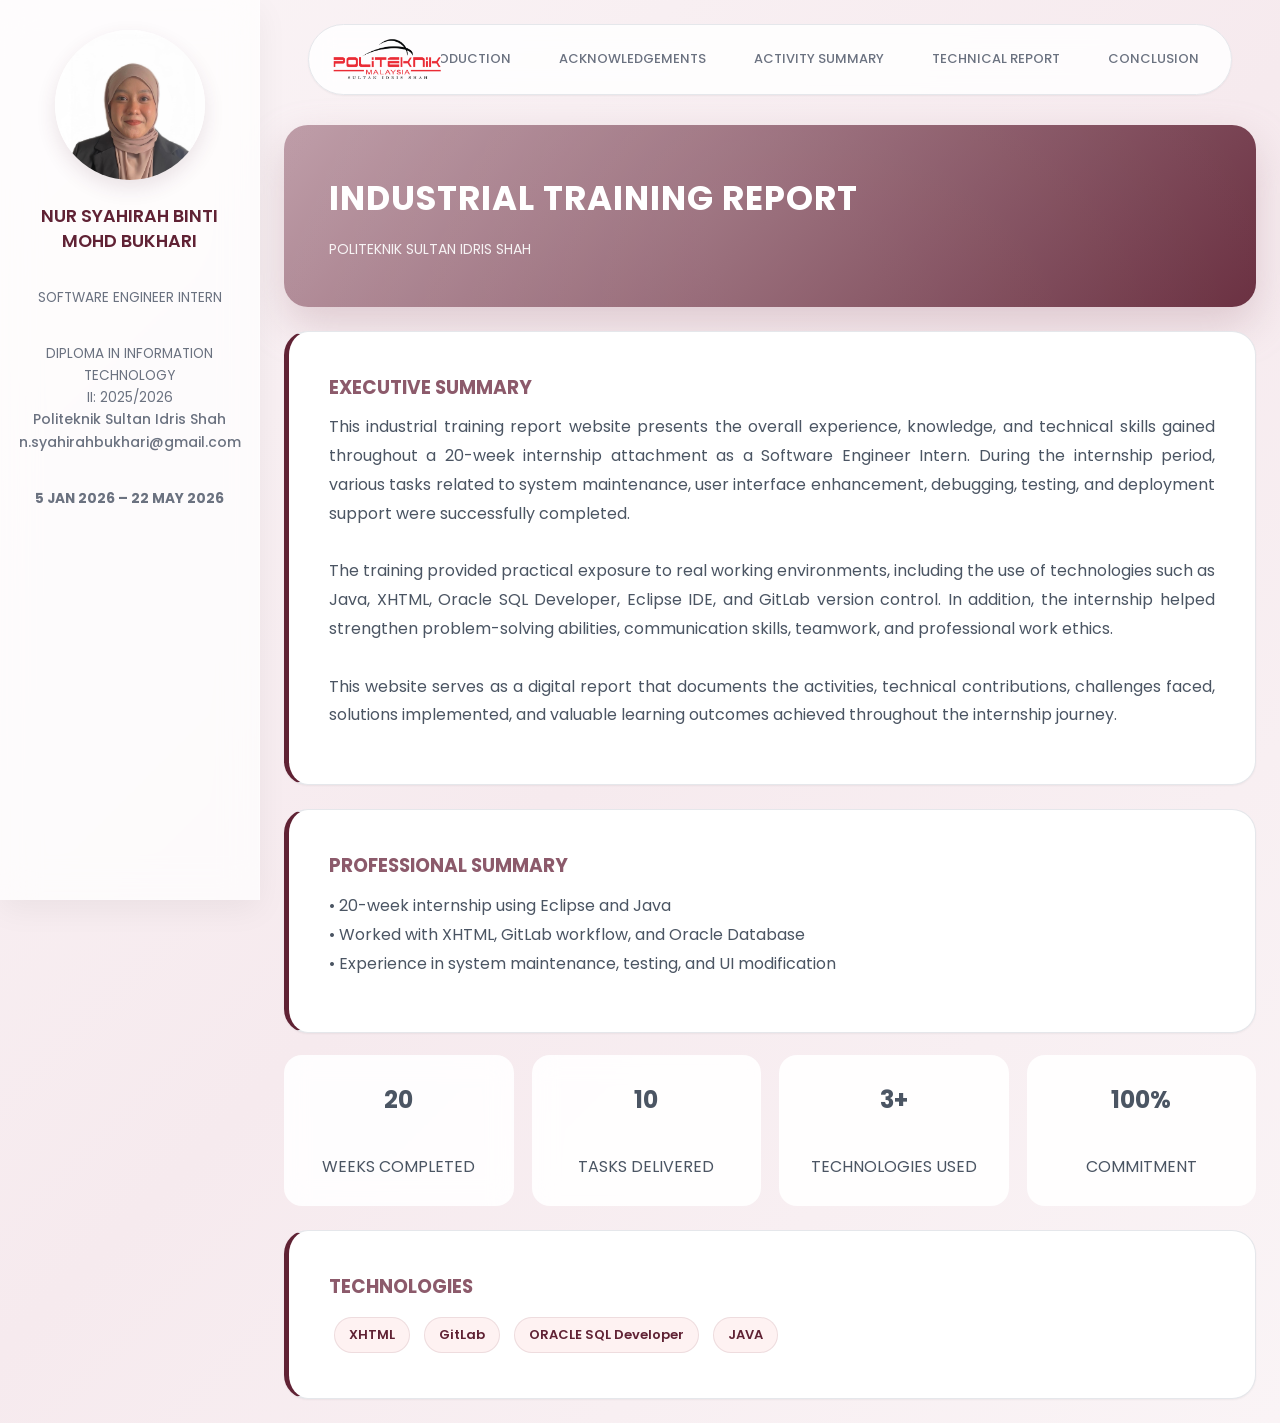
<file: index.html>
<!DOCTYPE html>
<html lang="en">

<head>
  <meta charset="UTF-8">
  <title>Home</title>
  <link rel="stylesheet" href="style.css">
  <link href="https://fonts.googleapis.com/css2?family=Poppins:wght@300;400;600&display=swap" rel="stylesheet">
</head>

<body>

  <!-- SIDEBAR -->
  <div class="sidebar">
    <img src="me.jpeg" alt="Profile Image">
    <h2>NUR SYAHIRAH BINTI MOHD BUKHARI</h2>
    <p>SOFTWARE ENGINEER INTERN</p>

    <p>
      DIPLOMA IN INFORMATION TECHNOLOGY<br>
      II: 2025/2026<br>
      <a href="https://www.psis.edu.my" target="_blank">Politeknik Sultan Idris Shah</a>
      <a href="mailto:n.syahirahbukhari@gmail.com">n.syahirahbukhari@gmail.com</a>
    </p>

    <p><b>5 JAN 2026 – 22 MAY 2026</b></p>
  </div>

  <!-- MAIN -->
  <div class="main-home">

    <!-- HEADER -->
    <header class="header-home">
      <div class="logo">
        <img src="logopoli.png">
      </div>

      <nav class="navbar">
        <a class="active" href="index.html">HOME</a>
        <a href="introduction.html">INTRODUCTION</a>
        <a href="acknowledgement.html">ACKNOWLEDGEMENTS</a>
        <a href="activity.html">ACTIVITY SUMMARY</a>
        <a href="technical.html">TECHNICAL REPORT</a>
        <a href="conclusion.html">CONCLUSION</a>
        <a href="references.html">REFERENCES</a>
      </nav>

      <div class="right-space"></div>
    </header>

    <!-- CONTENT -->
    <div class="section">

      <div class="hero">
        <h1>INDUSTRIAL TRAINING REPORT</h1>
        <p>POLITEKNIK SULTAN IDRIS SHAH</p>
      </div>

      <div class="card">
        <h3>EXECUTIVE SUMMARY</h3>
        <p>
          This industrial training report website presents the overall experience,
          knowledge, and technical skills gained throughout a 20-week internship
          attachment as a Software Engineer Intern. During the internship period,
          various tasks related to system maintenance, user interface enhancement,
          debugging, testing, and deployment support were successfully completed.
          <br><br>

          The training provided practical exposure to real working environments,
          including the use of technologies such as Java, XHTML, Oracle SQL Developer,
          Eclipse IDE, and GitLab version control. In addition, the internship helped
          strengthen problem-solving abilities, communication skills, teamwork, and
          professional work ethics.
          <br><br>

          This website serves as a digital report that documents the activities,
          technical contributions, challenges faced, solutions implemented, and
          valuable learning outcomes achieved throughout the internship journey.
        </p>
      </div>

      <div class="card">
        <h3>PROFESSIONAL SUMMARY</h3>
        <p>
          • 20-week internship using Eclipse and Java <br>
          • Worked with XHTML, GitLab workflow, and Oracle Database <br>
          • Experience in system maintenance, testing, and UI modification
        </p>
      </div>

      <div class="stats">
        <div class="stat-box"><b>20</b><br>WEEKS COMPLETED</div>
        <div class="stat-box"><b>10</b><br>TASKS DELIVERED</div>
        <div class="stat-box"><b>3+</b><br>TECHNOLOGIES USED</div>
        <div class="stat-box"><b>100%</b><br>COMMITMENT</div>
      </div>

      <div class="card">
        <h3>TECHNOLOGIES</h3>
        <span class="badge">XHTML</span>
        <span class="badge">GitLab</span>
        <span class="badge">ORACLE SQL Developer</span>
        <span class="badge">JAVA</span>
      </div>

    </div>
  </div>

</body>

</html>
</file>
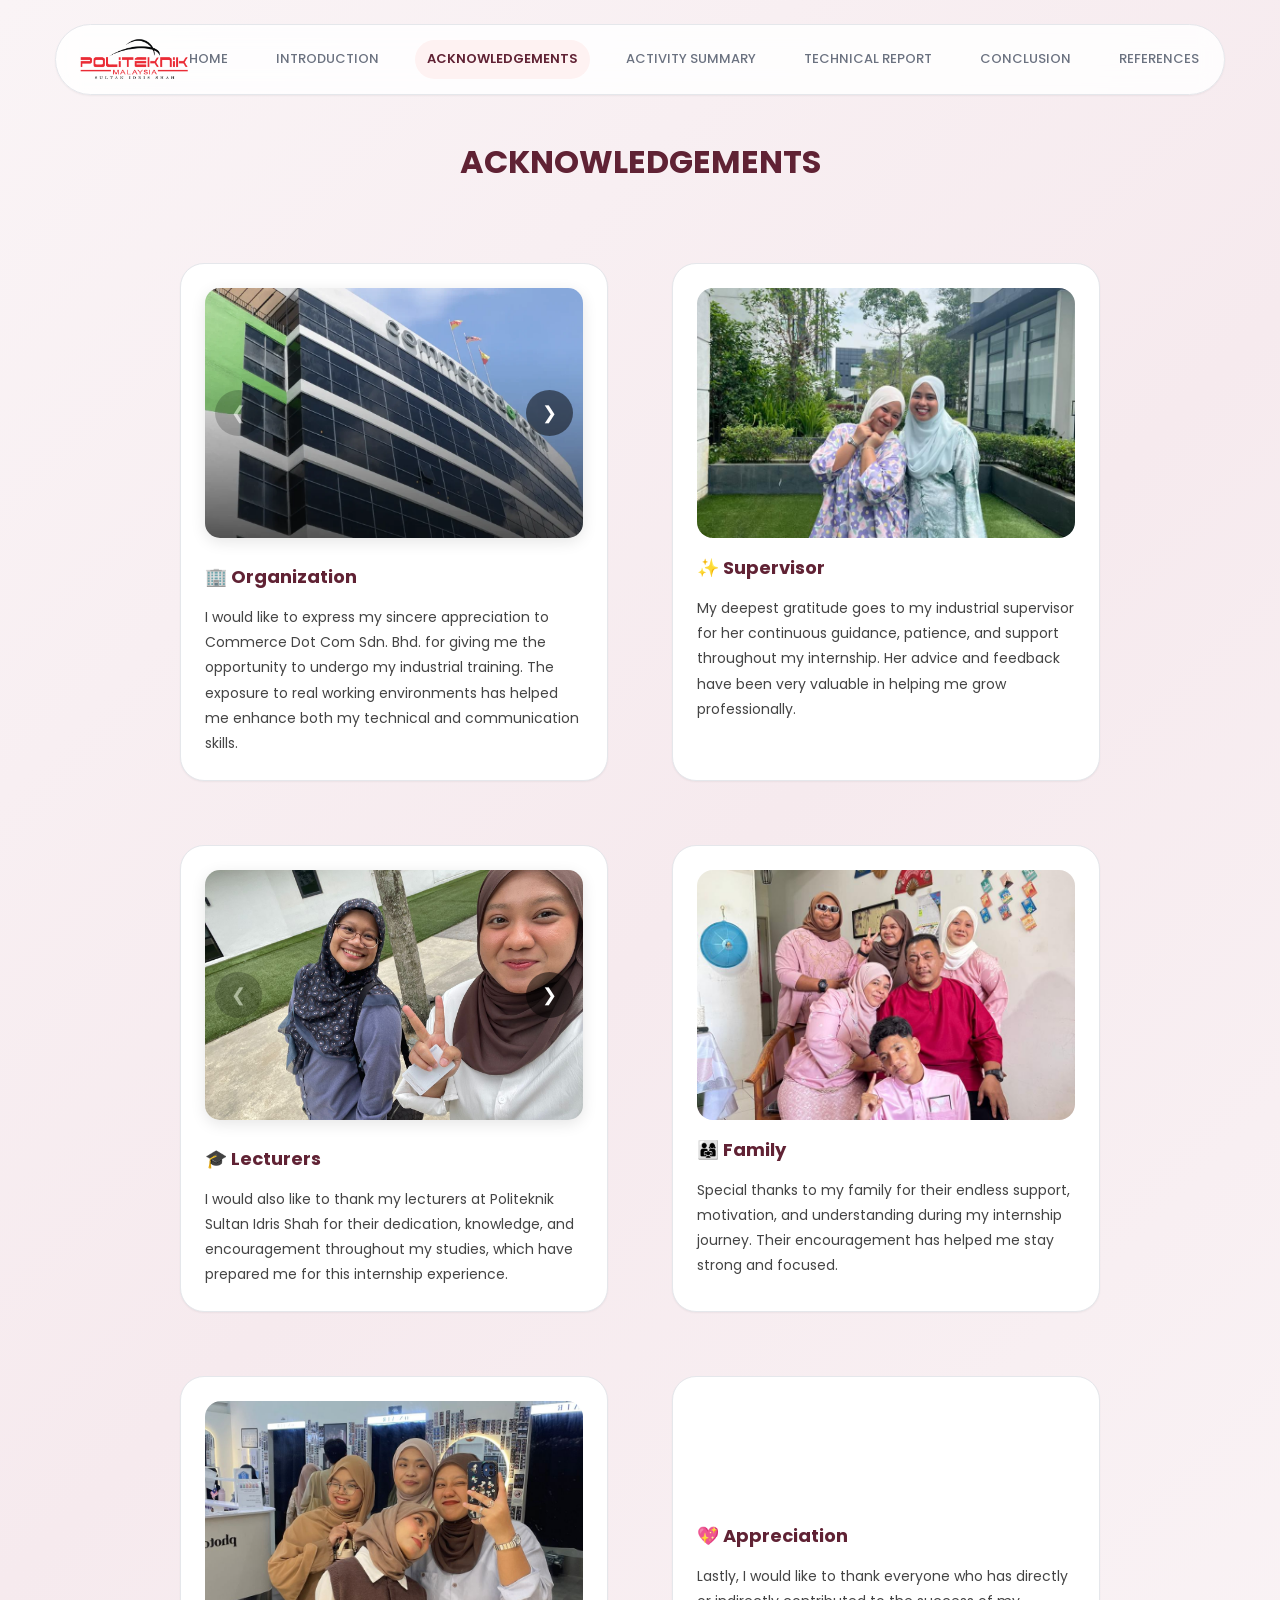
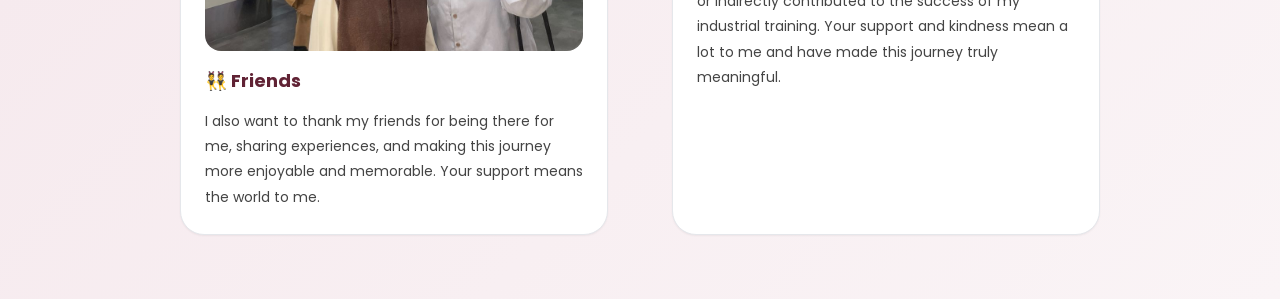
<file: acknowledgement.html>
<!DOCTYPE html>
<html lang="en">

<head>
  <meta charset="UTF-8">
  <title>Acknowledgements</title>

  <link rel="stylesheet" href="style.css">
  <link href="https://fonts.googleapis.com/css2?family=Poppins:wght@300;400;600&display=swap" rel="stylesheet">
</head>

<body>

  <!-- MAIN -->
  <div class="main no-sidebar">

    <!-- HEADER -->
    <header class="header">

      <div class="logo">
        <img src="logopoli.png" alt="Poli Logo">
      </div>

      <nav class="navbar">
        <a href="index.html">HOME</a>
        <a href="introduction.html">INTRODUCTION</a>
        <a class="active">ACKNOWLEDGEMENTS</a>
        <a href="activity.html">ACTIVITY SUMMARY</a>
        <a href="technical.html">TECHNICAL REPORT</a>
        <a href="conclusion.html">CONCLUSION</a>
        <a href="references.html">REFERENCES</a>
      </nav>

      <div class="right-space"></div>
    </header>

    <h1 class="page-title">ACKNOWLEDGEMENTS</h1>

    <main class="content-area container">
      <div class="ack-grid">

        <!-- CARD 1 -->
        <div class="ack-card">
          <div class="slider">
            <img src="cdc.jpg" alt="Organization" class="ack-img slide active" onclick="openModal(this)">
            <!-- TODO: Replace cdc2.jpg and cdc3.jpg with your actual image filenames -->
            <img src="org.jpeg" alt="Organization" class="ack-img slide" onclick="openModal(this)"
              onerror="this.src='https://via.placeholder.com/600x400?text=Org+Image+2'">
            <img src="org2.jpeg" alt="Organization" class="ack-img slide" onclick="openModal(this)"
              onerror="this.src='https://via.placeholder.com/600x400?text=Org+Image+3'">
            <button class="prev">❮</button>
            <button class="next">❯</button>
          </div>
          <h3>🏢 Organization</h3>
          <p>
            I would like to express my sincere appreciation to Commerce Dot Com Sdn. Bhd.
            for giving me the opportunity to undergo my industrial training. The exposure
            to real working environments has helped me enhance both my technical and
            communication skills.
          </p>
        </div>


        <!-- CARD 2 -->
        <div class="ack-card">
          <img src="sv.jpeg" alt="Supervisor" class="ack-img" onclick="openModal(this)">
          <h3>✨ Supervisor</h3>
          <p>
            My deepest gratitude goes to my industrial supervisor for her continuous
            guidance, patience, and support throughout my internship. Her advice and
            feedback have been very valuable in helping me grow professionally.
          </p>
        </div>

        <!-- CARD 3 -->
        <div class="ack-card">
          <div class="slider">
            <img src="lect2.jpeg" alt="Lecturers" class="ack-img slide active" onclick="openModal(this)">
            <img src="lect.jpeg" alt="Lecturers" class="ack-img slide" onclick="openModal(this)">
            <button class="prev">❮</button>
            <button class="next">❯</button>
          </div>
          <h3>🎓 Lecturers</h3>
          <p>
            I would also like to thank my lecturers at Politeknik Sultan Idris Shah for
            their dedication, knowledge, and encouragement throughout my studies, which
            have prepared me for this internship experience.
          </p>
        </div>

        <!-- CARD 4 -->
        <div class="ack-card">
          <img src="fam.jpeg" alt="Family" class="ack-img" onclick="openModal(this)">
          <h3>👨‍👩‍👧 Family</h3>
          <p>
            Special thanks to my family for their endless support, motivation,
            and understanding during my internship journey. Their encouragement has helped
            me stay strong and focused.
          </p>
        </div>

        <!-- CARD 5 -->
        <div class="ack-card">
          <!-- TODO: Insert your friends image below (replace friends.jpeg) -->
          <img src="fwends.jpeg" alt="Friends" class="ack-img" onclick="openModal(this)">
          <h3>👯 Friends</h3>
          <p>
            I also want to thank my friends for being there for me, sharing experiences,
            and making this journey more enjoyable and memorable. Your support means the world to me.
          </p>
        </div>

        <!-- CARD 6 -->
        <div class="ack-card center-content">
          <h3>💖 Appreciation</h3>
          <p>
            Lastly, I would like to thank everyone who has directly or indirectly contributed
            to the success of my industrial training. Your support and kindness mean a lot
            to me and have made this journey truly meaningful.
          </p>
        </div>

      </div>

    </main>
  </div>

  <!-- IMAGE MODAL -->
  <div id="imgModal" class="modal">
    <span class="close">&times;</span>
    <button class="modal-prev">❮</button>
    <img class="modal-content" id="modalImg">
    <button class="modal-next">❯</button>
  </div>

  <script>
    let modalImages = [];
    let currentIndex = 0;

    function openModal(img) {
      const card = img.closest(".ack-card");
      if (card) {
        modalImages = Array.from(card.querySelectorAll(".ack-img"));
        currentIndex = modalImages.indexOf(img);

        document.getElementById("imgModal").style.display = "flex";
        document.getElementById("modalImg").src = modalImages[currentIndex].src;

        // Show/hide prev/next buttons based on number of images
        const prevBtn = document.querySelector(".modal-prev");
        const nextBtn = document.querySelector(".modal-next");

        prevBtn.style.display = modalImages.length > 1 ? "block" : "none";
        nextBtn.style.display = modalImages.length > 1 ? "block" : "none";

        updateButtonStates();
      }
    }

    function updateButtonStates() {
      const prevBtn = document.querySelector(".modal-prev");
      const nextBtn = document.querySelector(".modal-next");

      if (modalImages.length > 1) {
        prevBtn.style.opacity = currentIndex === 0 ? "0.3" : "1";
        prevBtn.style.cursor = currentIndex === 0 ? "default" : "pointer";

        nextBtn.style.opacity = currentIndex === modalImages.length - 1 ? "0.3" : "1";
        nextBtn.style.cursor = currentIndex === modalImages.length - 1 ? "default" : "pointer";
      }
    }

    function showModalImage(index) {
      if (index >= 0 && index < modalImages.length) {
        currentIndex = index;
        document.getElementById("modalImg").src = modalImages[currentIndex].src;
        updateButtonStates();
      }
    }

    document.querySelector(".modal-prev").addEventListener("click", () => {
      showModalImage(currentIndex - 1);
    });

    document.querySelector(".modal-next").addEventListener("click", () => {
      showModalImage(currentIndex + 1);
    });

    document.querySelector(".close").addEventListener("click", () => {
      document.getElementById("imgModal").style.display = "none";
    });

    document.addEventListener("keydown", (e) => {
      if (document.getElementById("imgModal").style.display === "flex") {
        if (e.key === "ArrowRight") showModalImage(currentIndex + 1);
        if (e.key === "ArrowLeft") showModalImage(currentIndex - 1);
        if (e.key === "Escape") document.getElementById("imgModal").style.display = "none";
      }
    });

    /* ================= IMAGE SLIDER ================= */
    document.querySelectorAll(".slider").forEach(slider => {
      let slides = slider.querySelectorAll(".slide");
      let current = 0;

      const prevBtn = slider.querySelector(".prev");
      const nextBtn = slider.querySelector(".next");

      function show(index) {
        slides.forEach(s => s.classList.remove("active"));
        slides[index].classList.add("active");

        if (prevBtn) prevBtn.disabled = index === 0;
        if (nextBtn) nextBtn.disabled = index === slides.length - 1;

        current = index;
      }

      function change(step) {
        let newIndex = current + step;
        if (newIndex >= 0 && newIndex < slides.length) {
          show(newIndex);
        }
      }

      if (prevBtn) prevBtn.addEventListener("click", () => change(-1));
      if (nextBtn) nextBtn.addEventListener("click", () => change(1));

      if (slides.length > 0) show(0);
    });
  </script>
</body>

</html>
</file>
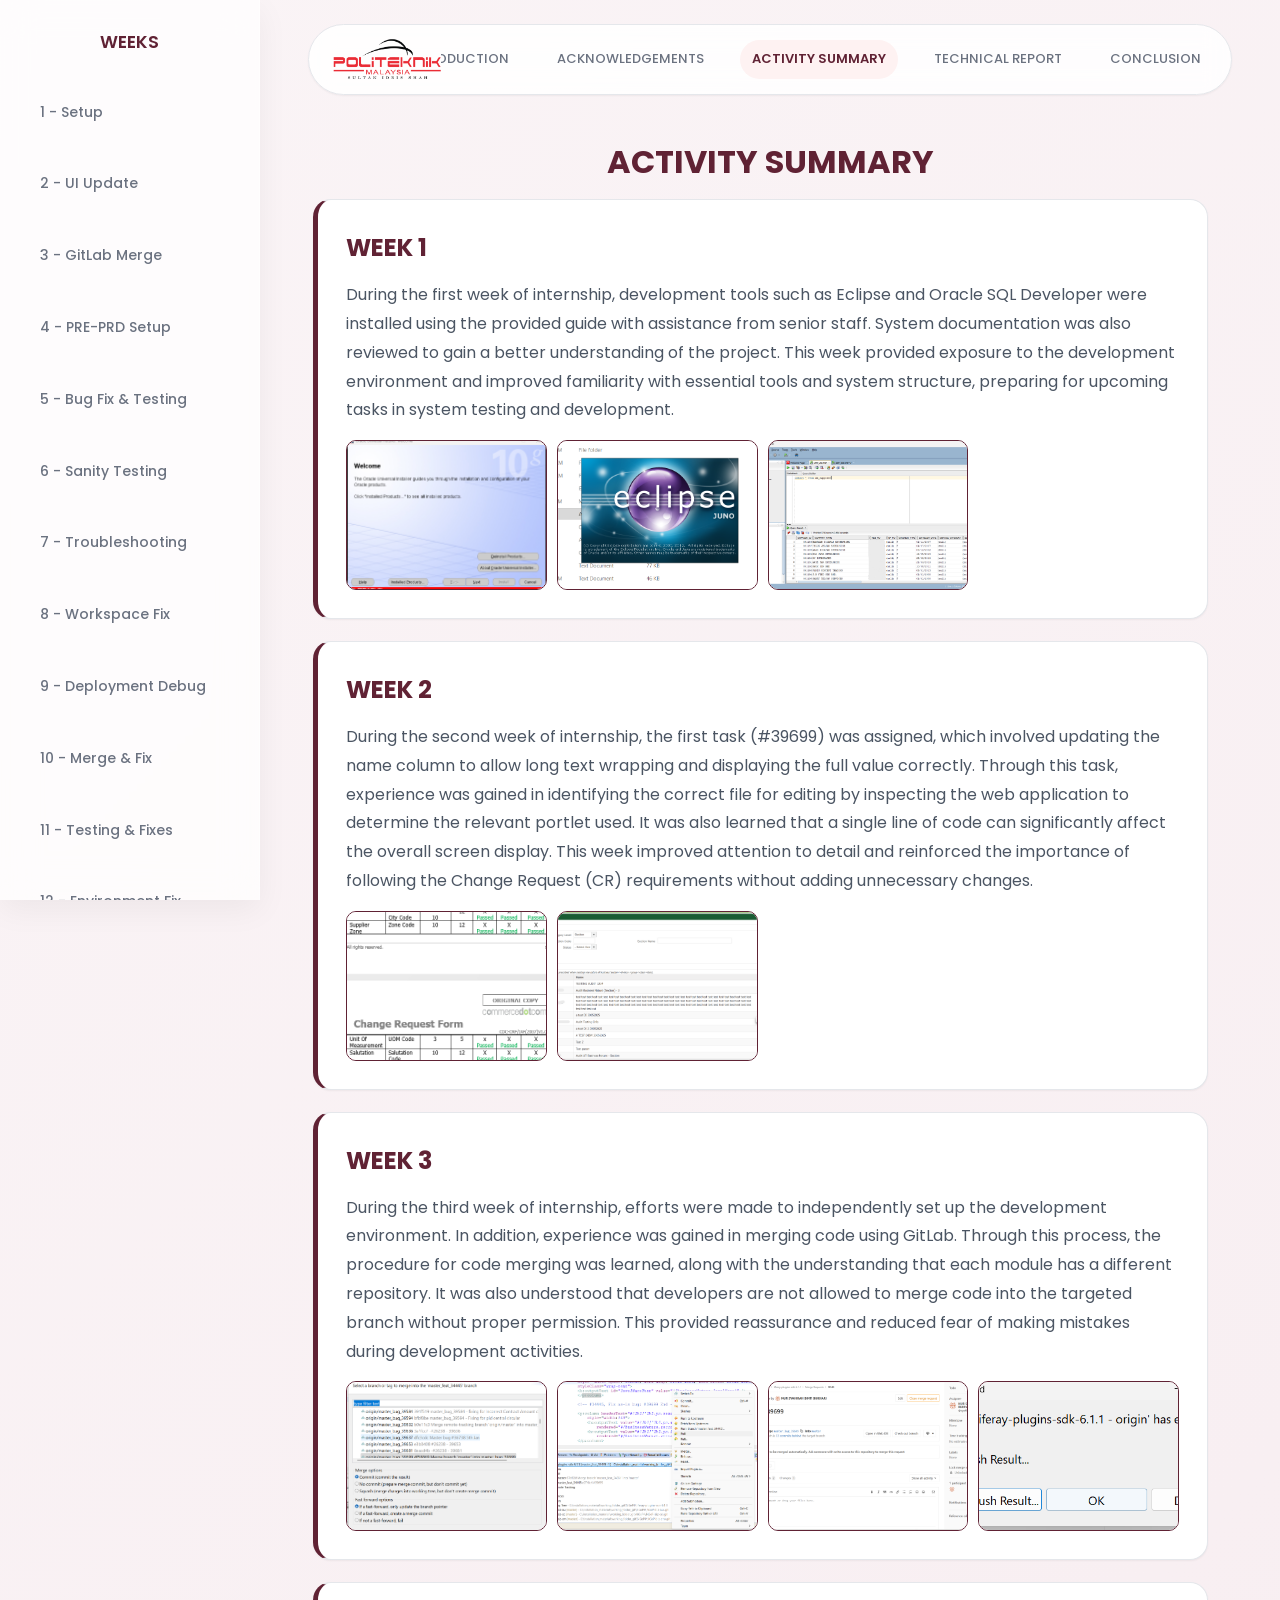
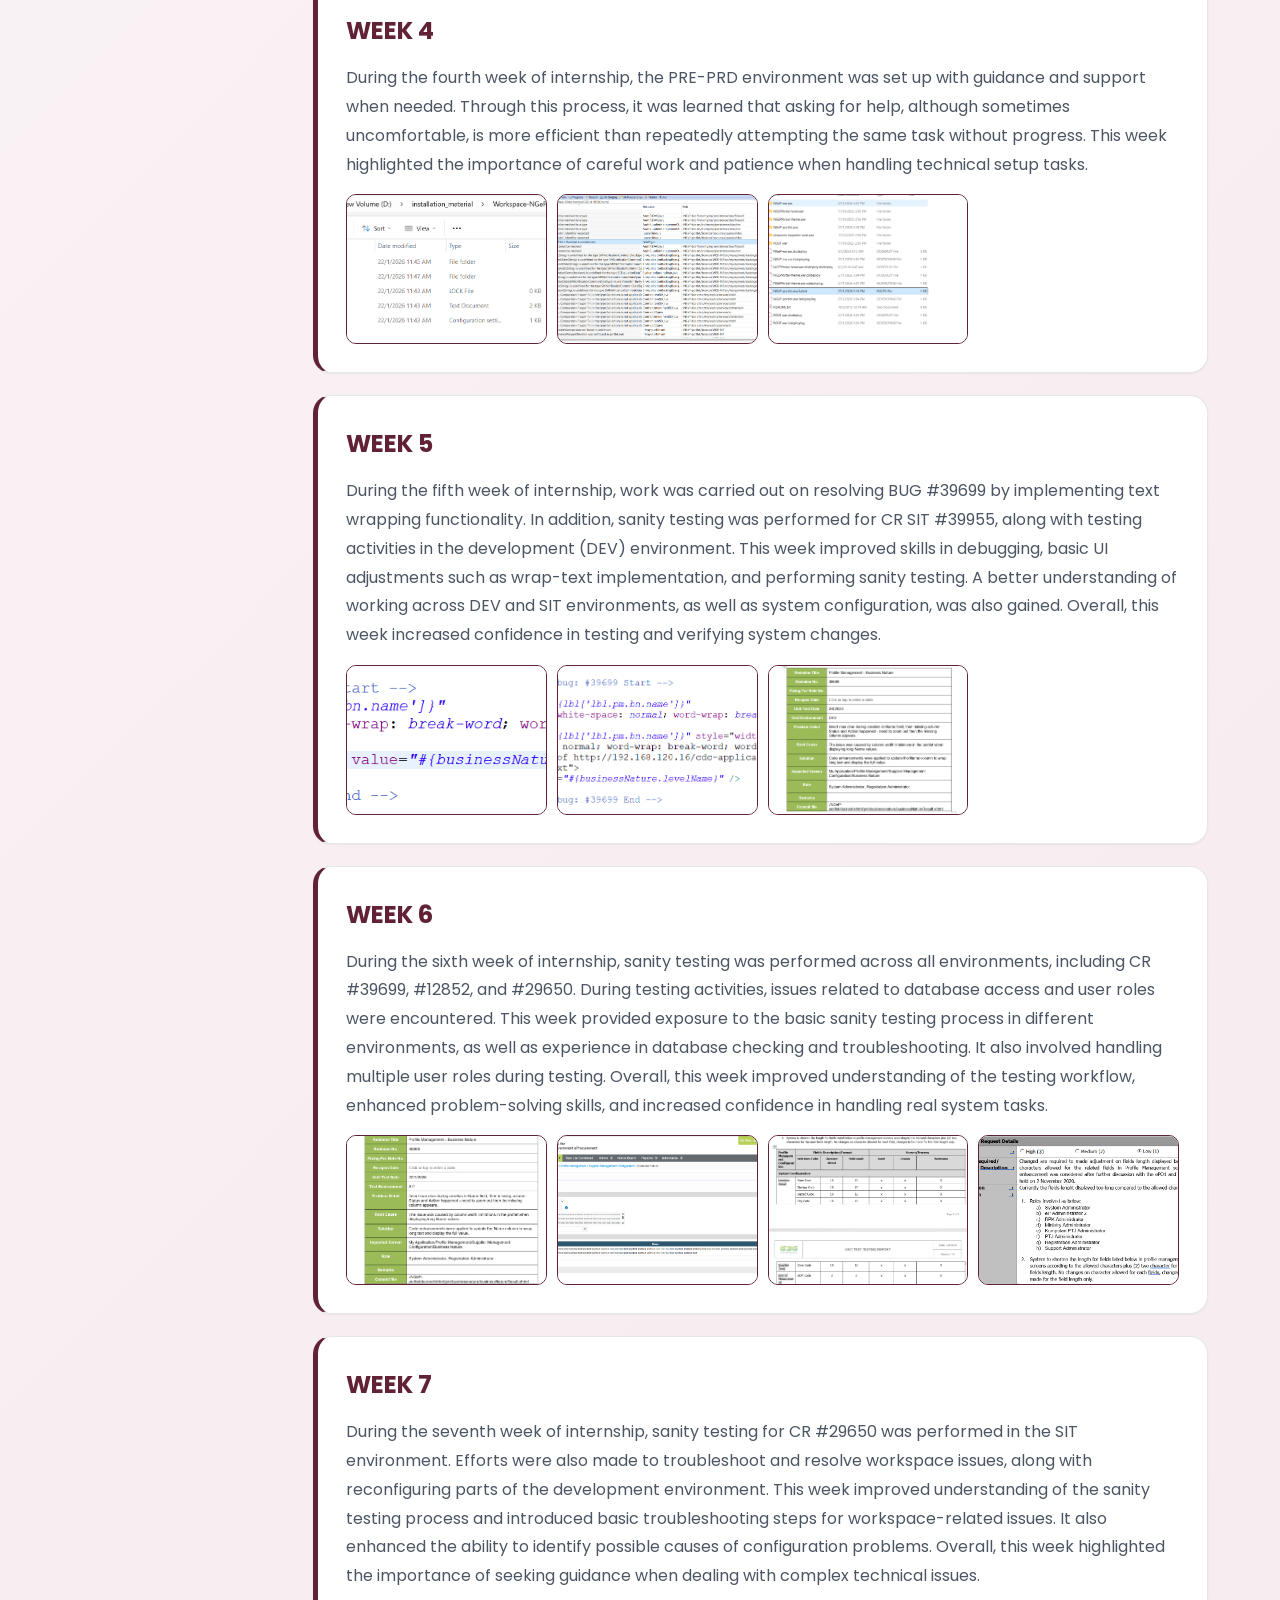
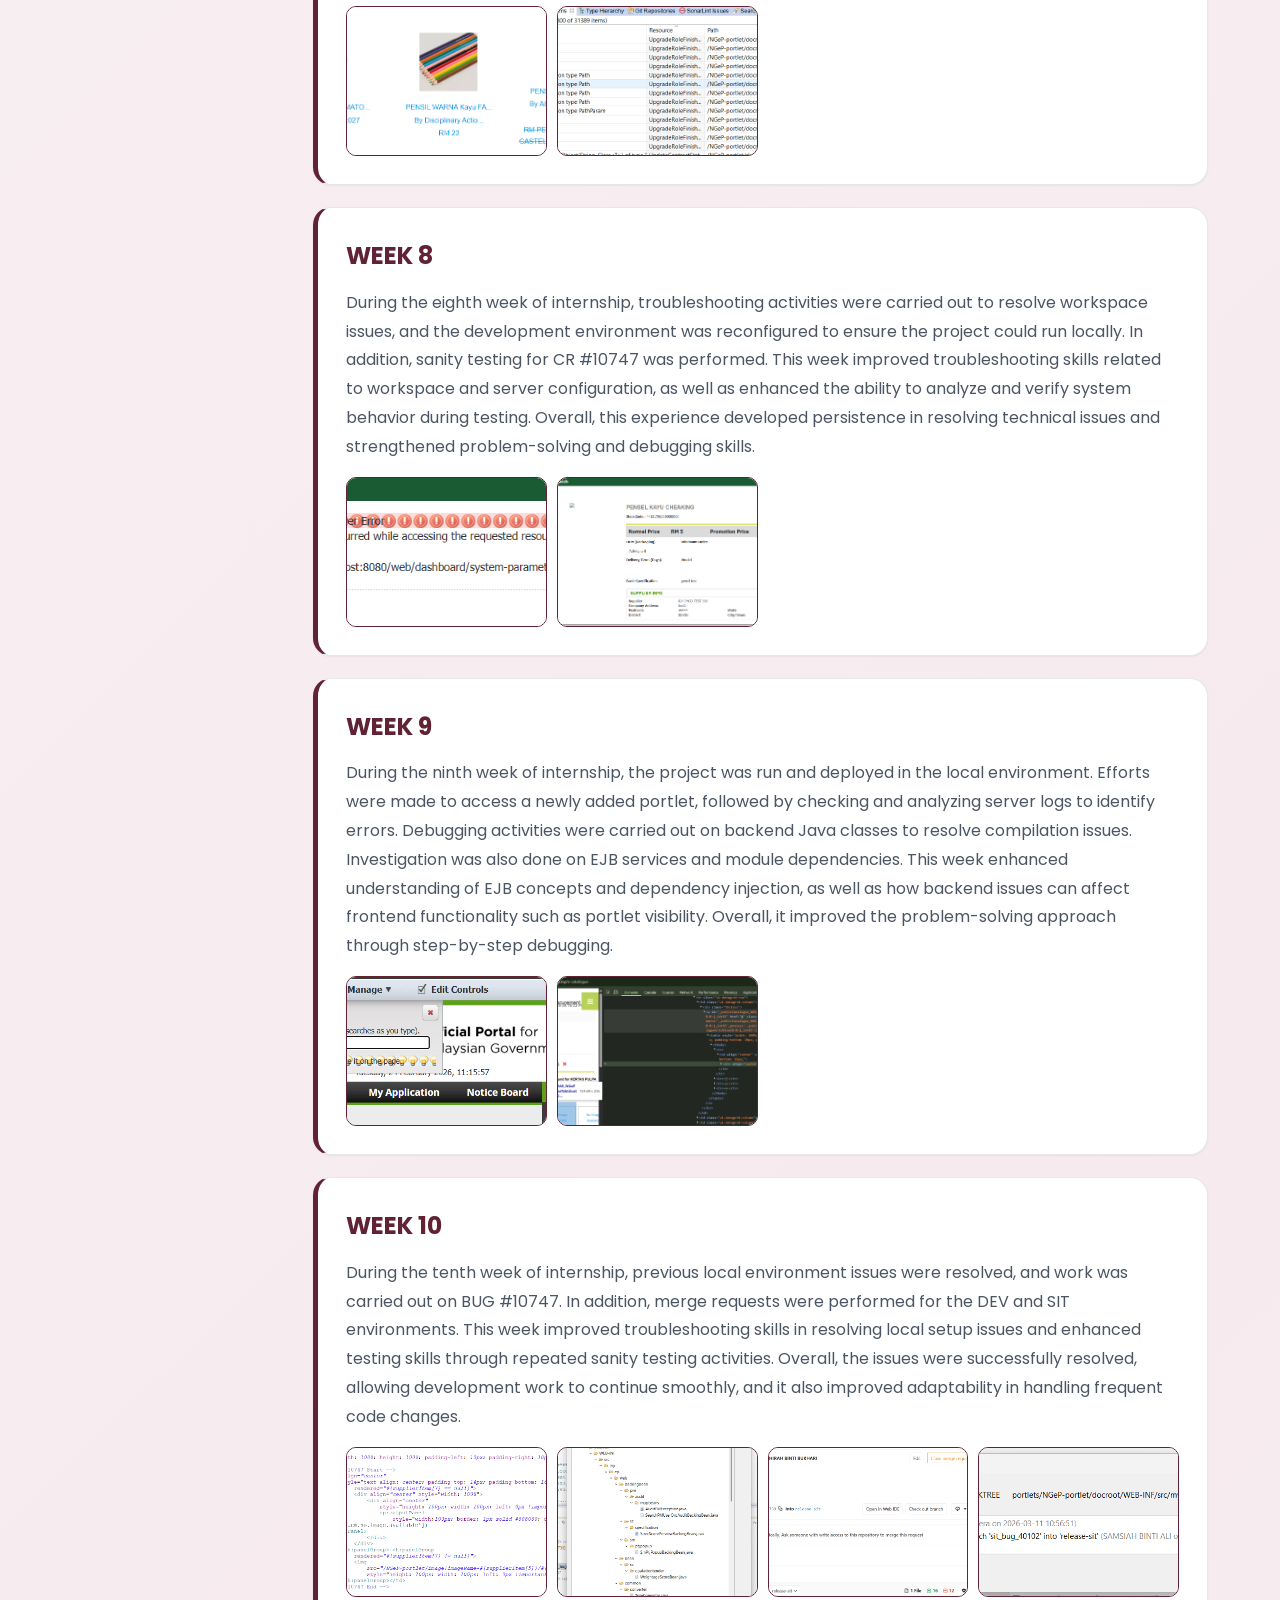
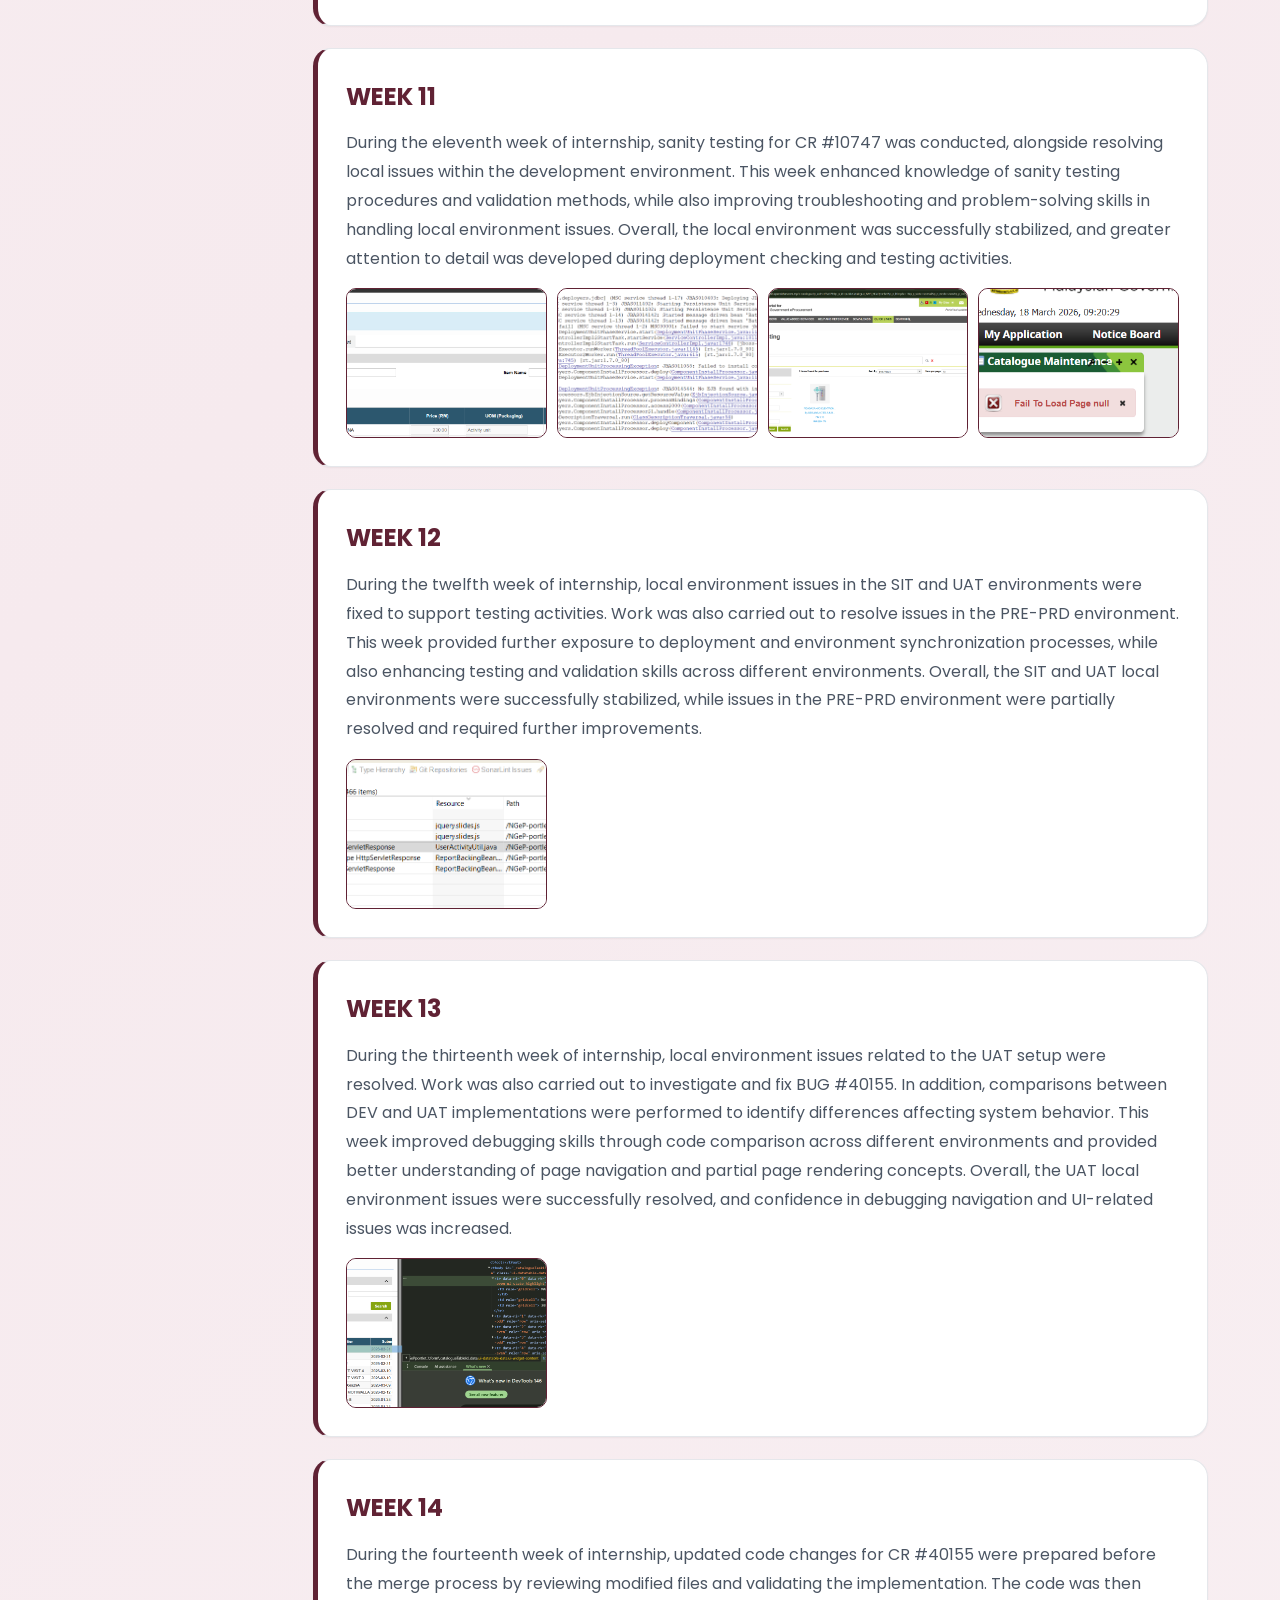
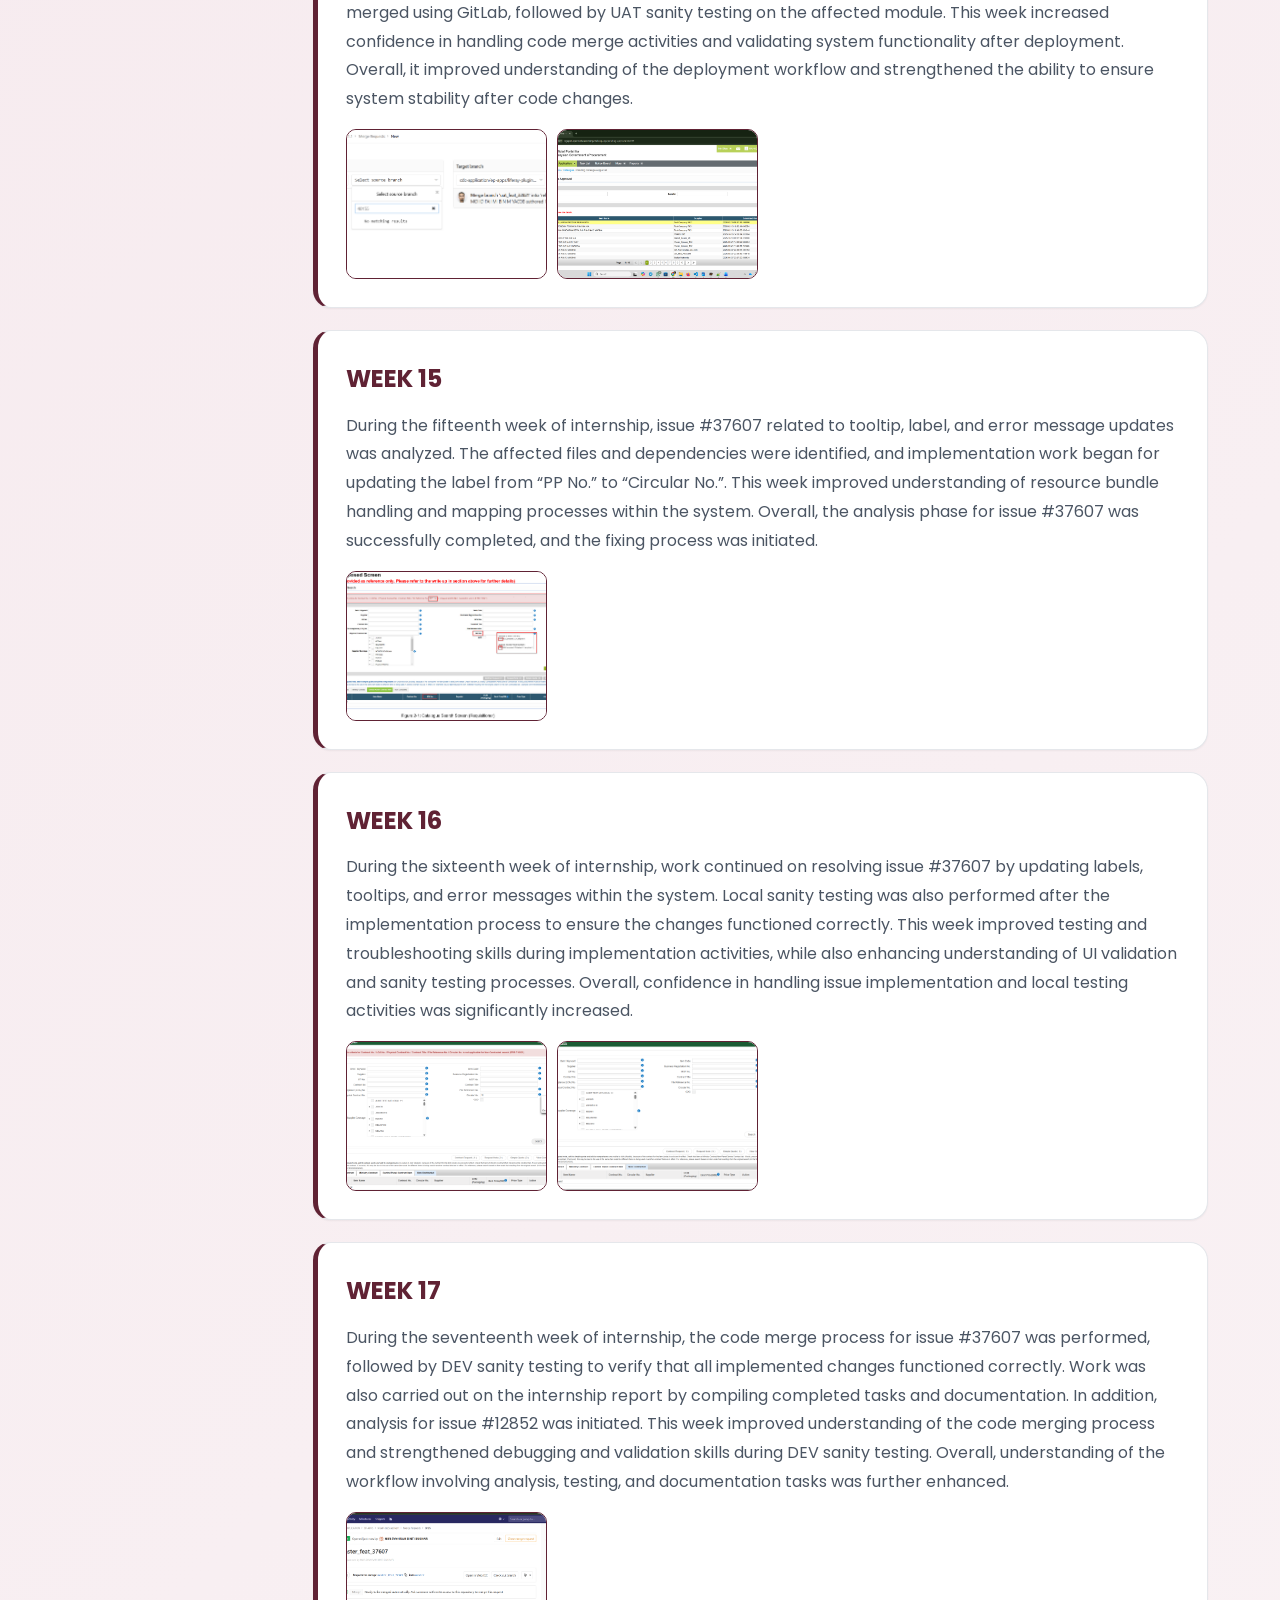
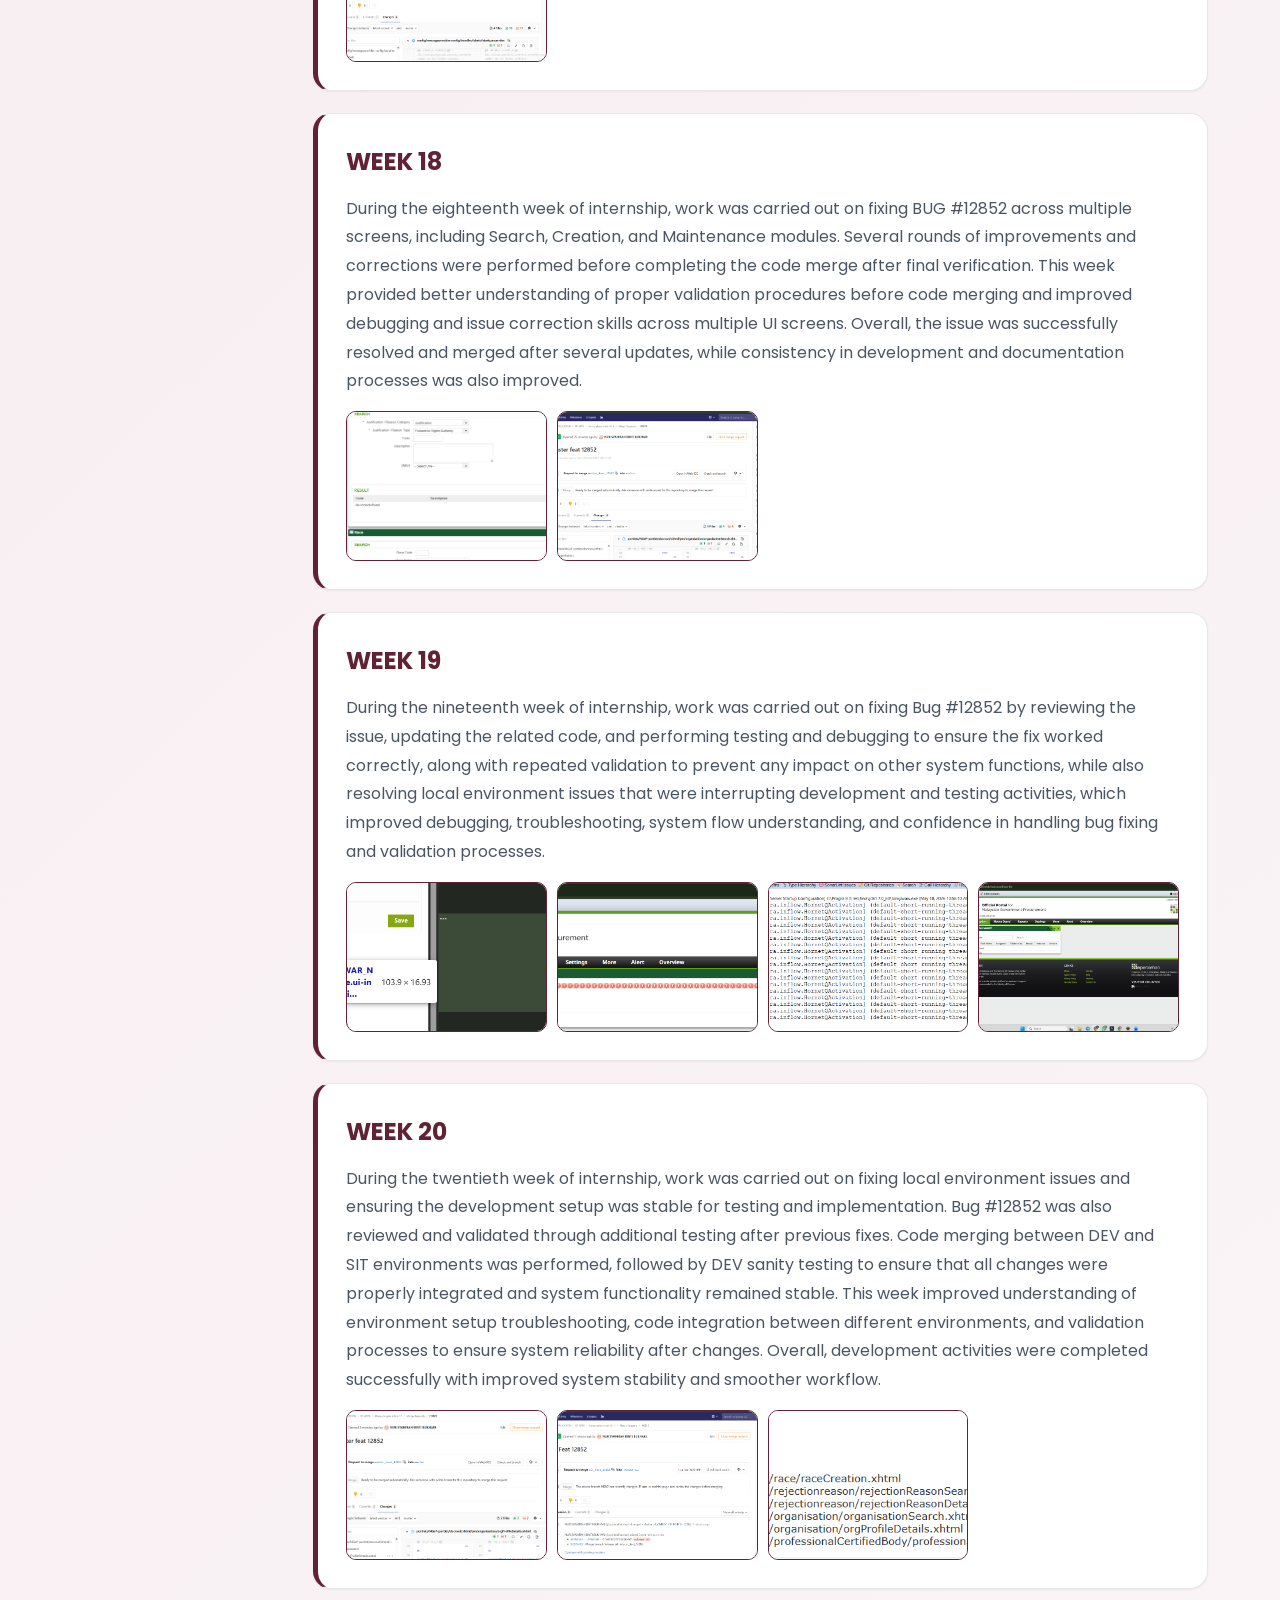
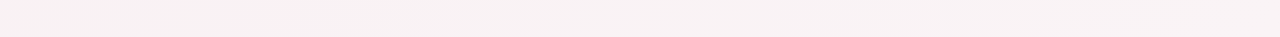
<file: activity.html>
<!DOCTYPE html>
<html lang="en">
<head>
  <meta charset="UTF-8">
  <title>Activity Summary</title>

  <link rel="stylesheet" href="style.css">
  <link href="https://fonts.googleapis.com/css2?family=Poppins:wght@300;400;600&display=swap" rel="stylesheet">

</head>

<body>

<div class="main">

  <!-- HEADER -->
  <header class="header-home">

    <div class="logo">
      <img src="logopoli.png" alt="Logo">
    </div>

    <nav class="navbar">
      <a href="index.html">HOME</a>
      <a href="introduction.html">INTRODUCTION</a>
      <a href="acknowledgement.html">ACKNOWLEDGEMENTS</a>
      <a class="active" href="activity.html">ACTIVITY SUMMARY</a>
      <a href="technical.html">TECHNICAL REPORT</a>
      <a href="conclusion.html">CONCLUSION</a>
      <a href="references.html">REFERENCES</a>
    </nav>

    <div class="right-space"></div>
  </header>

  <!-- TITLE -->
  <h1 class="page-title">ACTIVITY SUMMARY</h1>

  <!-- LAYOUT -->
  <div class="layout">

    <!-- SIDEBAR -->
    <aside class="sidebar">
      <h3>WEEKS</h3>

      <a href="#week1">1 - Setup</a>
      <a href="#week2">2 - UI Update</a>
      <a href="#week3">3 - GitLab Merge</a>
      <a href="#week4">4 - PRE-PRD Setup</a>
      <a href="#week5">5 - Bug Fix & Testing</a>

      <a href="#week6">6 - Sanity Testing</a>
      <a href="#week7">7 - Troubleshooting</a>
      <a href="#week8">8 - Workspace Fix</a>
      <a href="#week9">9 - Deployment Debug</a>
      <a href="#week10">10 - Merge & Fix</a>

      <a href="#week11">11 - Testing & Fixes</a>
      <a href="#week12">12 - Environment Fix</a>
      <a href="#week13">13 - UAT Debug</a>
      <a href="#week14">14 - Merge & UAT Test</a>
      <a href="#week15">15 - UI Label Fix</a>

      <a href="#week16">16 - UI Updates</a>
      <a href="#week17">17 - Testing & Report</a>
      <a href="#week18">18 - Bug Fixing</a>
      <a href="#week19">19 - Local Fixing</a>
      <a href="#week20">20 - Fix & Merge</a>
    </aside>

    <!-- CONTENT -->
    <div class="content-area">

      <div class="activity-wrapper">

        <!-- WEEK 1 -->
        <section id="week1" class="activity-card">
          <h2>WEEK 1</h2>
          <p>
            During the first week of internship, development tools such as Eclipse and Oracle SQL Developer were installed using the provided guide with assistance from senior staff. System documentation was also reviewed to gain a better understanding of the project. This week provided exposure to the development environment and improved familiarity with essential tools and system structure, preparing for upcoming tasks in system testing and development.
          </p>
          <div class="week-images">
            <img src="week1.1.png" loading="lazy" onclick="openModal(this)">
            <img src="week1.2.png" loading="lazy" onclick="openModal(this)">
            <img src="week1.3.png" loading="lazy" onclick="openModal(this)">
          </div>
        </section>

        <!-- WEEK 2 -->
        <section id="week2" class="activity-card">
          <h2>WEEK 2</h2>
          <p>During the second week of internship, the first task (#39699) was assigned, which involved updating the name column to allow long text wrapping and displaying the full value correctly. Through this task, experience was gained in identifying the correct file for editing by inspecting the web application to determine the relevant portlet used. It was also learned that a single line of code can significantly affect the overall screen display. This week improved attention to detail and reinforced the importance of following the Change Request (CR) requirements without adding unnecessary changes.</p>
          <div class="week-images">
            <img src="week2.1.png" loading="lazy" onclick="openModal(this)">
            <img src="week2.2.png" loading="lazy" onclick="openModal(this)">
          </div>
        </section>

        <!-- WEEK 3 -->
        <section id="week3" class="activity-card">
          <h2>WEEK 3</h2>
          <p>During the third week of internship, efforts were made to independently set up the development environment. In addition, experience was gained in merging code using GitLab. Through this process, the procedure for code merging was learned, along with the understanding that each module has a different repository. It was also understood that developers are not allowed to merge code into the targeted branch without proper permission. This provided reassurance and reduced fear of making mistakes during development activities.</p>
          <div class="week-images">
            <img src="week3.1.png" loading="lazy" onclick="openModal(this)">
            <img src="week3.2.png" loading="lazy" onclick="openModal(this)">
            <img src="week3.3.png" loading="lazy" onclick="openModal(this)">
            <img src="week3.4.png" loading="lazy" onclick="openModal(this)">
          </div>
        </section>

        <!-- WEEK 4 -->
        <section id="week4" class="activity-card">
          <h2>WEEK 4</h2>
          <p>During the fourth week of internship, the PRE-PRD environment was set up with guidance and support when needed. Through this process, it was learned that asking for help, although sometimes uncomfortable, is more efficient than repeatedly attempting the same task without progress. This week highlighted the importance of careful work and patience when handling technical setup tasks.</p>
          <div class="week-images">
            <img src="week4.1.png" loading="lazy" onclick="openModal(this)">
            <img src="week4.2.png" loading="lazy" onclick="openModal(this)">
            <img src="week4.3.png" loading="lazy" onclick="openModal(this)">
          </div> 
        </section>

        <!-- WEEK 5 - 20 -->
        <section id="week5" class="activity-card">
            <h2>WEEK 5</h2><p>During the fifth week of internship, work was carried out on resolving BUG #39699 by implementing text wrapping functionality. In addition, sanity testing was performed for CR SIT #39955, along with testing activities in the development (DEV) environment. This week improved skills in debugging, basic UI adjustments such as wrap-text implementation, and performing sanity testing. A better understanding of working across DEV and SIT environments, as well as system configuration, was also gained. Overall, this week increased confidence in testing and verifying system changes.</p>
            <div class="week-images">
              <img src="week5.1.png" loading="lazy" onclick="openModal(this)">
              <img src="week5.2.png" loading="lazy" onclick="openModal(this)">
              <img src="week5.3.png" loading="lazy" onclick="openModal(this)">
          </div>
        </section>
        
        <section id="week6" class="activity-card">
            <h2>WEEK 6</h2><p>During the sixth week of internship, sanity testing was performed across all environments, including CR #39699, #12852, and #29650. During testing activities, issues related to database access and user roles were encountered. This week provided exposure to the basic sanity testing process in different environments, as well as experience in database checking and troubleshooting. It also involved handling multiple user roles during testing. Overall, this week improved understanding of the testing workflow, enhanced problem-solving skills, and increased confidence in handling real system tasks.</p>
            <div class="week-images">
              <img src="week6.1.png" loading="lazy" onclick="openModal(this)">
              <img src="week6.2.png" loading="lazy" onclick="openModal(this)">
              <img src="week6.3.png" loading="lazy" onclick="openModal(this)">
              <img src="week6.4.png" loading="lazy" onclick="openModal(this)">
          </div>
        </section>

        <section id="week7" class="activity-card">
            <h2>WEEK 7</h2><p>During the seventh week of internship, sanity testing for CR #29650 was performed in the SIT environment. Efforts were also made to troubleshoot and resolve workspace issues, along with reconfiguring parts of the development environment. This week improved understanding of the sanity testing process and introduced basic troubleshooting steps for workspace-related issues. It also enhanced the ability to identify possible causes of configuration problems. Overall, this week highlighted the importance of seeking guidance when dealing with complex technical issues.</p>
            <div class="week-images">
              <img src="week7.1.png" loading="lazy" onclick="openModal(this)">
              <img src="week7.2.png" loading="lazy" onclick="openModal(this)">
          </div>
        </section>

        <section id="week8" class="activity-card">
            <h2>WEEK 8</h2><p>During the eighth week of internship, troubleshooting activities were carried out to resolve workspace issues, and the development environment was reconfigured to ensure the project could run locally. In addition, sanity testing for CR #10747 was performed. This week improved troubleshooting skills related to workspace and server configuration, as well as enhanced the ability to analyze and verify system behavior during testing. Overall, this experience developed persistence in resolving technical issues and strengthened problem-solving and debugging skills.</p>
            <div class="week-images">
              <img src="week8.1.png" loading="lazy" onclick="openModal(this)">
              <img src="week8.2.png" loading="lazy" onclick="openModal(this)">
          </div>
        </section>

        <section id="week9" class="activity-card">
            <h2>WEEK 9</h2><p>During the ninth week of internship, the project was run and deployed in the local environment. Efforts were made to access a newly added portlet, followed by checking and analyzing server logs to identify errors. Debugging activities were carried out on backend Java classes to resolve compilation issues. Investigation was also done on EJB services and module dependencies. This week enhanced understanding of EJB concepts and dependency injection, as well as how backend issues can affect frontend functionality such as portlet visibility. Overall, it improved the problem-solving approach through step-by-step debugging.</p>
            <div class="week-images">
              <img src="week9.1.png" loading="lazy" onclick="openModal(this)">
              <img src="week9.2.png" loading="lazy" onclick="openModal(this)">
          </div>
        </section>

        <section id="week10" class="activity-card">
            <h2>WEEK 10</h2><p>During the tenth week of internship, previous local environment issues were resolved, and work was carried out on BUG #10747. In addition, merge requests were performed for the DEV and SIT environments. This week improved troubleshooting skills in resolving local setup issues and enhanced testing skills through repeated sanity testing activities. Overall, the issues were successfully resolved, allowing development work to continue smoothly, and it also improved adaptability in handling frequent code changes.</p>
            <div class="week-images">
              <img src="week10.1.png" loading="lazy" onclick="openModal(this)">
              <img src="week10.2.png" loading="lazy" onclick="openModal(this)">
              <img src="week10.3.png" loading="lazy" onclick="openModal(this)">
              <img src="week10.4.png" loading="lazy" onclick="openModal(this)">
          </div>
        </section>

        <section id="week11" class="activity-card">
            <h2>WEEK 11</h2><p>During the eleventh week of internship, sanity testing for CR #10747 was conducted, alongside resolving local issues within the development environment. This week enhanced knowledge of sanity testing procedures and validation methods, while also improving troubleshooting and problem-solving skills in handling local environment issues. Overall, the local environment was successfully stabilized, and greater attention to detail was developed during deployment checking and testing activities.</p>
            <div class="week-images">
              <img src="week11.1.png" loading="lazy" onclick="openModal(this)">
              <img src="week11.2.png" loading="lazy" onclick="openModal(this)">
              <img src="week11.3.png" loading="lazy" onclick="openModal(this)">
              <img src="week11.4.png" loading="lazy" onclick="openModal(this)">
          </div>
        </section>

        <section id="week12" class="activity-card">
            <h2>WEEK 12</h2><p>During the twelfth week of internship, local environment issues in the SIT and UAT environments were fixed to support testing activities. Work was also carried out to resolve issues in the PRE-PRD environment. This week provided further exposure to deployment and environment synchronization processes, while also enhancing testing and validation skills across different environments. Overall, the SIT and UAT local environments were successfully stabilized, while issues in the PRE-PRD environment were partially resolved and required further improvements.</p>
            <div class="week-images">
              <img src="week12.png" loading="lazy" onclick="openModal(this)">
          </div>
        </section>

        <section id="week13" class="activity-card">
            <h2>WEEK 13</h2><p>During the thirteenth week of internship, local environment issues related to the UAT setup were resolved. Work was also carried out to investigate and fix BUG #40155. In addition, comparisons between DEV and UAT implementations were performed to identify differences affecting system behavior. This week improved debugging skills through code comparison across different environments and provided better understanding of page navigation and partial page rendering concepts. Overall, the UAT local environment issues were successfully resolved, and confidence in debugging navigation and UI-related issues was increased.</p>
            <div class="week-images">
              <img src="week13.png" loading="lazy" onclick="openModal(this)">
          </div>
        </section>

        <section id="week14" class="activity-card">
            <h2>WEEK 14</h2><p>During the fourteenth week of internship, updated code changes for CR #40155 were prepared before the merge process by reviewing modified files and validating the implementation. The code was then merged using GitLab, followed by UAT sanity testing on the affected module. This week increased confidence in handling code merge activities and validating system functionality after deployment. Overall, it improved understanding of the deployment workflow and strengthened the ability to ensure system stability after code changes.</p>
            <div class="week-images">
              <img src="week14.1.png" loading="lazy" onclick="openModal(this)">
              <img src="week14.2.png" loading="lazy" onclick="openModal(this)">
          </div>
        </section>

        <section id="week15" class="activity-card">
            <h2>WEEK 15</h2><p>During the fifteenth week of internship, issue #37607 related to tooltip, label, and error message updates was analyzed. The affected files and dependencies were identified, and implementation work began for updating the label from “PP No.” to “Circular No.”. This week improved understanding of resource bundle handling and mapping processes within the system. Overall, the analysis phase for issue #37607 was successfully completed, and the fixing process was initiated.</p>
            <div class="week-images">
              <img src="week15.png" loading="lazy" onclick="openModal(this)">
          </div>
        </section>

        <section id="week16" class="activity-card">
            <h2>WEEK 16</h2><p>During the sixteenth week of internship, work continued on resolving issue #37607 by updating labels, tooltips, and error messages within the system. Local sanity testing was also performed after the implementation process to ensure the changes functioned correctly. This week improved testing and troubleshooting skills during implementation activities, while also enhancing understanding of UI validation and sanity testing processes. Overall, confidence in handling issue implementation and local testing activities was significantly increased.</p>
            <div class="week-images">
              <img src="week16.1.png" loading="lazy" onclick="openModal(this)">
              <img src="week16.2.png" loading="lazy" onclick="openModal(this)">
          </div>
        </section>

        <section id="week17" class="activity-card">
            <h2>WEEK 17</h2><p>During the seventeenth week of internship, the code merge process for issue #37607 was performed, followed by DEV sanity testing to verify that all implemented changes functioned correctly. Work was also carried out on the internship report by compiling completed tasks and documentation. In addition, analysis for issue #12852 was initiated. This week improved understanding of the code merging process and strengthened debugging and validation skills during DEV sanity testing. Overall, understanding of the workflow involving analysis, testing, and documentation tasks was further enhanced.</p>
            <div class="week-images">
              <img src="week17.png" loading="lazy" onclick="openModal(this)">
          </div>
        </section>

        <section id="week18" class="activity-card">
            <h2>WEEK 18</h2><p>During the eighteenth week of internship, work was carried out on fixing BUG #12852 across multiple screens, including Search, Creation, and Maintenance modules. Several rounds of improvements and corrections were performed before completing the code merge after final verification. This week provided better understanding of proper validation procedures before code merging and improved debugging and issue correction skills across multiple UI screens. Overall, the issue was successfully resolved and merged after several updates, while consistency in development and documentation processes was also improved.</p>
            <div class="week-images">
              <img src="week18.1.png" loading="lazy" onclick="openModal(this)">
              <img src="week18.2.png" loading="lazy" onclick="openModal(this)">
          </div>
        </section>
        
        <section id="week19" class="activity-card">
            <h2>WEEK 19</h2><p>During the nineteenth week of internship, work was carried out on fixing Bug #12852 by reviewing the issue, updating the related code, and performing testing and debugging to ensure the fix worked correctly, along with repeated validation to prevent any impact on other system functions, while also resolving local environment issues that were interrupting development and testing activities, which improved debugging, troubleshooting, system flow understanding, and confidence in handling bug fixing and validation processes.</p>            <div class="week-images">
              <img src="week19.1.png" loading="lazy" onclick="openModal(this)">
              <img src="week19.2.png" loading="lazy" onclick="openModal(this)">
              <img src="week19.3.png" loading="lazy" onclick="openModal(this)">
              <img src="week19.4.png" loading="lazy" onclick="openModal(this)">
          </div>
        </section>

        <section id="week20" class="activity-card">
            <h2>WEEK 20</h2><p>During the twentieth week of internship, work was carried out on fixing local environment issues and ensuring the development setup was stable for testing and implementation. Bug #12852 was also reviewed and validated through additional testing after previous fixes. Code merging between DEV and SIT environments was performed, followed by DEV sanity testing to ensure that all changes were properly integrated and system functionality remained stable. This week improved understanding of environment setup troubleshooting, code integration between different environments, and validation processes to ensure system reliability after changes. Overall, development activities were completed successfully with improved system stability and smoother workflow.</p>
            <div class="week-images">
              <img src="week20.1.png" loading="lazy" onclick="openModal(this)">
              <img src="week20.2.png" loading="lazy" onclick="openModal(this)">
              <img src="week20.3.png" loading="lazy" onclick="openModal(this)">
          </div>
        </section>

      </div>
    </div>
  </div>

    <!-- IMAGE MODAL -->
  <div id="imageModal" class="modal">
    <span class="close" onclick="closeModal()">&times;</span>
    <img class="modal-content" id="modalImg">
  </div>

</main>
<script>
function openModal(img) {
  const modal = document.getElementById("imageModal");
  modal.style.display = "flex";

  document.getElementById("modalImg").src = img.src;
}

function closeModal() {
  document.getElementById("imageModal").style.display = "none";
}
</script>
</body>
</html>
</file>
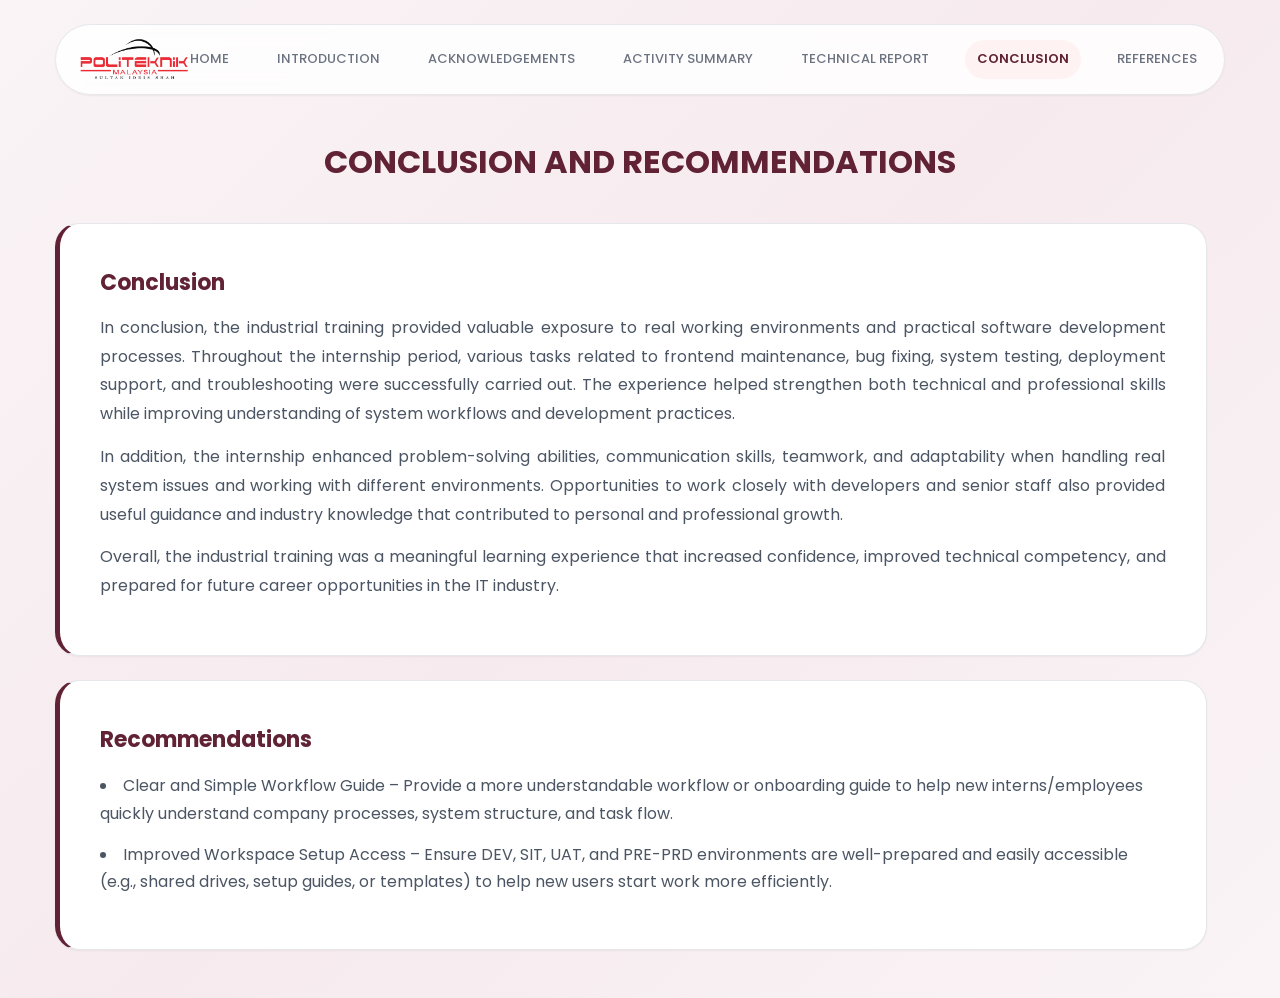
<file: conclusion.html>
<!DOCTYPE html>
<html lang="en">
<head>
  <meta charset="UTF-8">
  <title>Introduction</title>

  <link rel="stylesheet" href="style.css">
  <link href="https://fonts.googleapis.com/css2?family=Poppins:wght@300;400;600&display=swap" rel="stylesheet">
</head>

<body>
<!-- MAIN CONTENT AREA -->
<div class="main no-sidebar">

  <!-- ================= HEADER ================= -->
  <header class="header">

    <div class="logo">
      <img src="logopoli.png" alt="Poli Logo">
    </div>

    <nav class="navbar">
      <a href="index.html">HOME</a>
      <a href="introduction.html">INTRODUCTION</a>
      <a href="acknowledgement.html">ACKNOWLEDGEMENTS</a>
      <a href="activity.html">ACTIVITY SUMMARY</a>
      <a href="technical.html">TECHNICAL REPORT</a>
      <a class="active">CONCLUSION</a>
      <a href="references.html">REFERENCES</a>
    </nav>

    <!-- BALANCER -->
    <div class="right-space"></div>
  </header>


  <h1 class="page-title">CONCLUSION AND RECOMMENDATIONS</h1>

  <!-- ================= LAYOUT ================= -->
  <div class="layout">

    <!-- CONTENT -->
    <main class="content-area">

      <!-- 1.1 -->
      <section id="s1" class="card">
        <h2>Conclusion</h2>

        <p>In conclusion, the industrial training provided valuable exposure to real working environments and practical software development processes. Throughout the internship period, various tasks related to frontend maintenance, bug fixing, system testing, deployment support, and troubleshooting were successfully carried out. The experience helped strengthen both technical and professional skills while improving understanding of system workflows and development practices.</p>
        <p>In addition, the internship enhanced problem-solving abilities, communication skills, teamwork, and adaptability when handling real system issues and working with different environments. Opportunities to work closely with developers and senior staff also provided useful guidance and industry knowledge that contributed to personal and professional growth.</p>

        <p>
        Overall, the industrial training was a meaningful learning experience that increased confidence, improved technical competency, and prepared for future career opportunities in the IT industry.
        </p>
      </section>

      <section id="s2" class="card">
        <h2>Recommendations</h2>

          <p><li>Clear and Simple Workflow Guide – Provide a more understandable workflow or onboarding guide to help new interns/employees quickly understand company processes, system structure, and task flow.</li></p>
          <p><li>Improved Workspace Setup Access – Ensure DEV, SIT, UAT, and PRE-PRD environments are well-prepared and easily accessible (e.g., shared drives, setup guides, or templates) to help new users start work more efficiently.</li></p>
        </ul>
      </section>
    </main>
  </div>
</div>
</body>
</html>
</file>
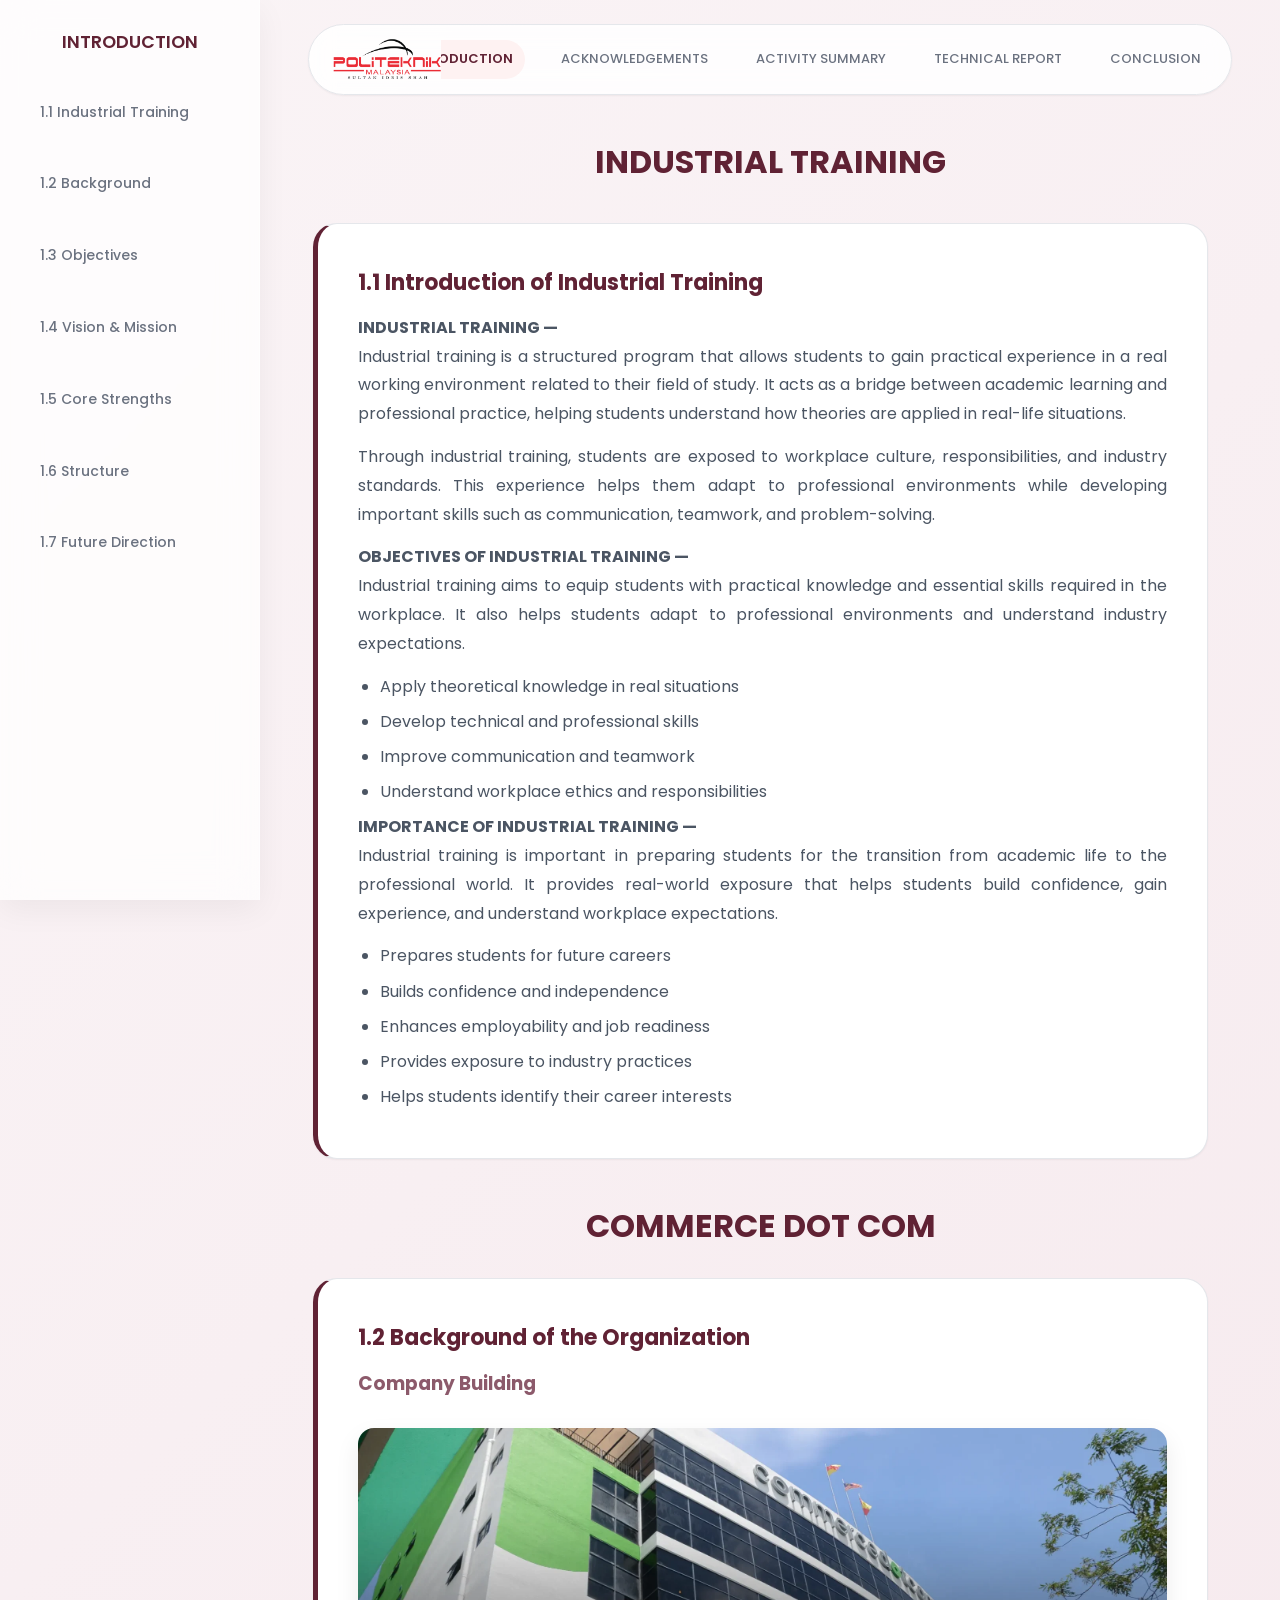
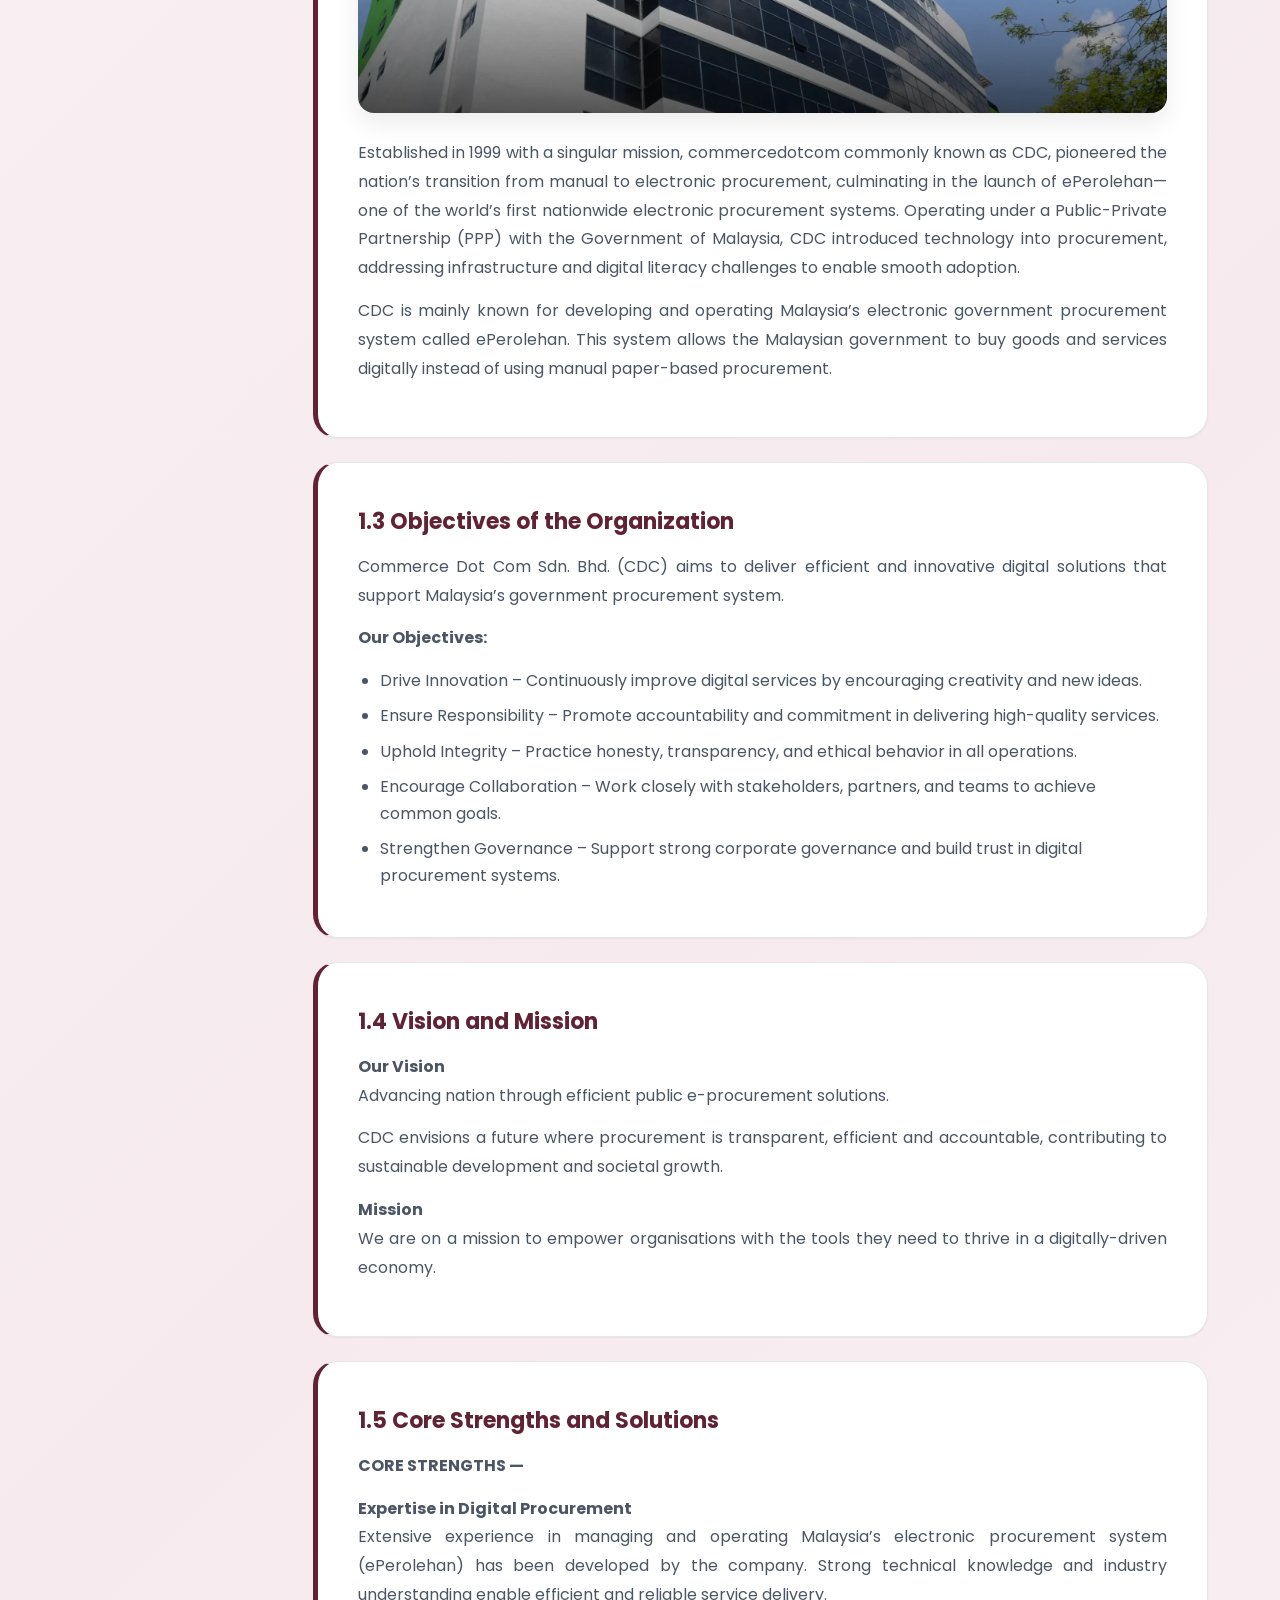
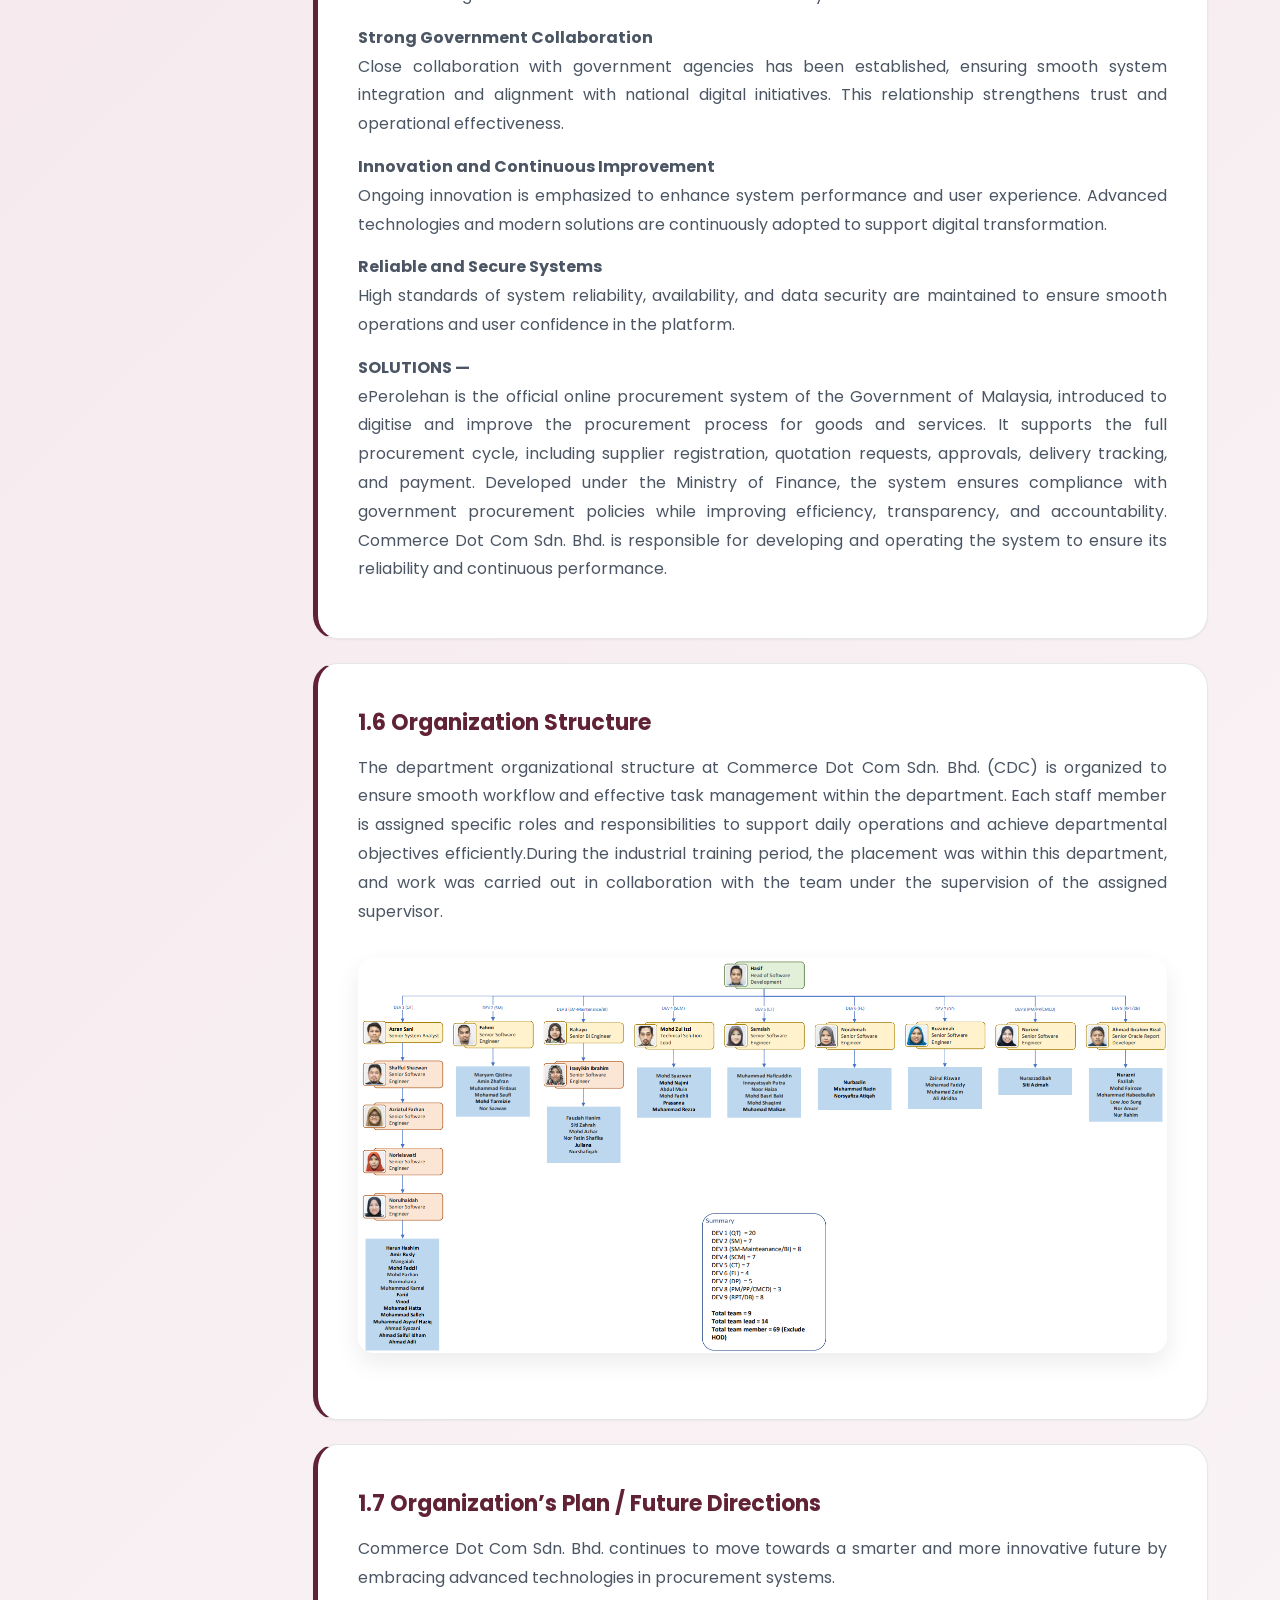
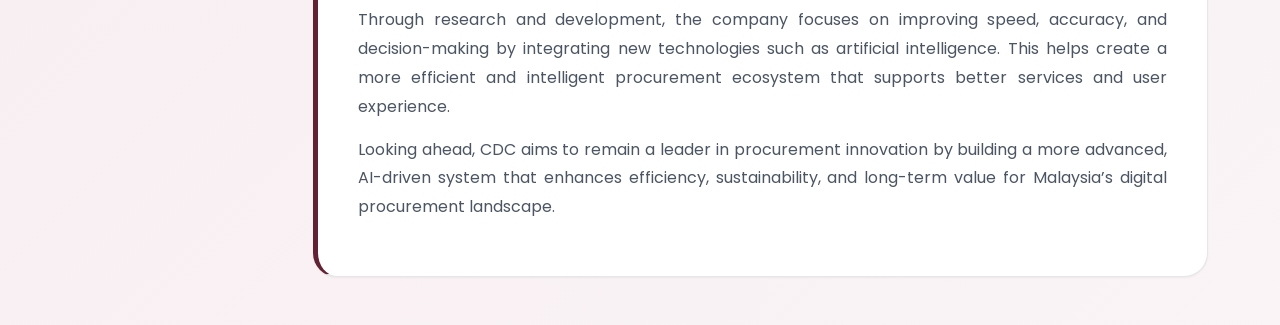
<file: introduction.html>
<!DOCTYPE html>
<html lang="en">
<head>
  <meta charset="UTF-8">
  <title>Introduction</title>

  <link rel="stylesheet" href="style.css">
  <link href="https://fonts.googleapis.com/css2?family=Poppins:wght@300;400;600&display=swap" rel="stylesheet">
</head>

<body>
<!-- MAIN CONTENT AREA -->
<div class="main">

  <!-- ================= HEADER ================= -->
  <header class="header-home">

    <div class="logo">
      <img src="logopoli.png" alt="Poli Logo">
    </div>

    <nav class="navbar">
      <a href="index.html">HOME</a>
      <a class="active" href="introduction.html">INTRODUCTION</a>
      <a href="acknowledgement.html">ACKNOWLEDGEMENTS</a>
      <a href="activity.html">ACTIVITY SUMMARY</a>
      <a href="technical.html">TECHNICAL REPORT</a>
      <a href="conclusion.html">CONCLUSION</a>
      <a href="references.html">REFERENCES</a>
    </nav>

    <!-- BALANCER -->
    <div class="right-space"></div>
  </header>


  <h1 class="page-title">INDUSTRIAL TRAINING</h1>

  <!-- ================= LAYOUT ================= -->
  <div class="layout">

    <!-- SIDEBAR -->
    <aside class="sidebar">
      <h3>INTRODUCTION</h3>

      <a href="#s1">1.1 Industrial Training</a>
      <a href="#s2">1.2 Background</a>
      <a href="#s3">1.3 Objectives</a>
      <a href="#s4">1.4 Vision & Mission</a>
      <a href="#s5">1.5 Core Strengths</a>
      <a href="#s6">1.6 Structure</a>
      <a href="#s7">1.7 Future Direction</a>
    </aside>


    <!-- CONTENT -->
    <main class="content-area">

      <!-- 1.1 -->
      <section id="s1" class="card">
        <h2>1.1 Introduction of Industrial Training</h2>

        <p><b>INDUSTRIAL TRAINING —</b><br>
        Industrial training is a structured program that allows students to gain practical experience in a real working environment related to their field of study. It acts as a bridge between academic learning and professional practice, helping students understand how theories are applied in real-life situations.</p>

        <p>Through industrial training, students are exposed to workplace culture, responsibilities, and industry standards. This experience helps them adapt to professional environments while developing important skills such as communication, teamwork, and problem-solving.</p>

        <p><b>OBJECTIVES OF INDUSTRIAL TRAINING —</b><br>
        Industrial training aims to equip students with practical knowledge and essential skills required in the workplace. It also helps students adapt to professional environments and understand industry expectations.</p>

        <ul>
          <li>Apply theoretical knowledge in real situations</li>
          <li>Develop technical and professional skills</li>
          <li>Improve communication and teamwork</li>
          <li>Understand workplace ethics and responsibilities</li>
        </ul>

        <p><b>IMPORTANCE OF INDUSTRIAL TRAINING —</b><br>
        Industrial training is important in preparing students for the transition from academic life to the professional world. It provides real-world exposure that helps students build confidence, gain experience, and understand workplace expectations.</p>

        <ul>
          <li>Prepares students for future careers</li>
          <li>Builds confidence and independence</li>
          <li>Enhances employability and job readiness</li>
          <li>Provides exposure to industry practices</li>
          <li>Helps students identify their career interests</li>
        </ul>
      </section>

      <h1 class="page-title">COMMERCE DOT COM</h1>
      <!-- 1.2 -->
      <section id="s2" class="card">
        <h2>1.2 Background of the Organization</h2>

        <h3>Company Building</h3>
        <img src="cdc.jpg" class="img">

        <p>Established in 1999 with a singular mission, commercedotcom commonly known as CDC, pioneered the nation’s transition from manual to electronic procurement, culminating in the launch of ePerolehan—one of the world’s first nationwide electronic procurement systems. Operating under a Public-Private Partnership (PPP) with the Government of Malaysia, CDC introduced technology into procurement, addressing infrastructure and digital literacy challenges to enable smooth adoption.</p>

        <p>CDC is mainly known for developing and operating Malaysia’s electronic government procurement system called ePerolehan. This system allows the Malaysian government to buy goods and services digitally instead of using manual paper-based procurement.</p>
      </section>


      <!-- 1.3 -->
      <section id="s3" class="card">
        <h2>1.3 Objectives of the Organization</h2>

        <p>Commerce Dot Com Sdn. Bhd. (CDC) aims to deliver efficient and innovative digital solutions that support Malaysia’s government procurement system.</p>

        <p><b>Our Objectives:</b></p>

        <ul>
          <li>Drive Innovation – Continuously improve digital services by encouraging creativity and new ideas.</li>
          <li>Ensure Responsibility – Promote accountability and commitment in delivering high-quality services.</li>
          <li>Uphold Integrity – Practice honesty, transparency, and ethical behavior in all operations.</li>
          <li>Encourage Collaboration – Work closely with stakeholders, partners, and teams to achieve common goals.</li>
          <li>Strengthen Governance – Support strong corporate governance and build trust in digital procurement systems.</li>
        </ul>
      </section>


      <!-- 1.4 -->
      <section id="s4" class="card">
        <h2>1.4 Vision and Mission</h2>

        <p><b>Our Vision</b><br>
        Advancing nation through efficient public e-procurement solutions.</p>

        <p>CDC envisions a future where procurement is transparent, efficient and accountable, contributing to sustainable development and societal growth.</p>

        <p><b>Mission</b><br>
        We are on a mission to empower organisations with the tools they need to thrive in a digitally-driven economy.</p>
      </section>


      <!-- 1.5 -->
      <section id="s5" class="card">
        <h2>1.5 Core Strengths and Solutions</h2>

        <p><b>CORE STRENGTHS —</b></p>

        <p><b>Expertise in Digital Procurement</b><br>
        Extensive experience in managing and operating Malaysia’s electronic procurement system (ePerolehan) has been developed by the company. Strong technical knowledge and industry understanding enable efficient and reliable service delivery.</p>

        <p><b>Strong Government Collaboration</b><br>
        Close collaboration with government agencies has been established, ensuring smooth system integration and alignment with national digital initiatives. This relationship strengthens trust and operational effectiveness.</p>

        <p><b>Innovation and Continuous Improvement</b><br>
        Ongoing innovation is emphasized to enhance system performance and user experience. Advanced technologies and modern solutions are continuously adopted to support digital transformation.</p>

        <p><b>Reliable and Secure Systems</b><br>
        High standards of system reliability, availability, and data security are maintained to ensure smooth operations and user confidence in the platform.</p>

        <p><b>SOLUTIONS —</b><br>
        ePerolehan is the official online procurement system of the Government of Malaysia, introduced to digitise and improve the procurement process for goods and services. It supports the full procurement cycle, including supplier registration, quotation requests, approvals, delivery tracking, and payment. Developed under the Ministry of Finance, the system ensures compliance with government procurement policies while improving efficiency, transparency, and accountability. Commerce Dot Com Sdn. Bhd. is responsible for developing and operating the system to ensure its reliability and continuous performance.</p>
      </section>


      <!-- 1.6 -->
      <section id="s6" class="card">
        <h2>1.6 Organization Structure</h2>

        <p>The department organizational structure at Commerce Dot Com Sdn. Bhd. (CDC) is organized to ensure smooth workflow and effective task management within the department. Each staff member is assigned specific roles and responsibilities to support daily operations and achieve departmental objectives efficiently.During the industrial training period, the placement was within this department, and work was carried out in collaboration with the team under the supervision of the assigned supervisor.</p>
        <img src="orgchart.png" class="img">
      </section>


      <!-- 1.7 -->
      <section id="s7" class="card">
        <h2>1.7 Organization’s Plan / Future Directions</h2>

        <p>Commerce Dot Com Sdn. Bhd. continues to move towards a smarter and more innovative future by embracing advanced technologies in procurement systems.</p>

        <p>Through research and development, the company focuses on improving speed, accuracy, and decision-making by integrating new technologies such as artificial intelligence. This helps create a more efficient and intelligent procurement ecosystem that supports better services and user experience.</p>

        <p>Looking ahead, CDC aims to remain a leader in procurement innovation by building a more advanced, AI-driven system that enhances efficiency, sustainability, and long-term value for Malaysia’s digital procurement landscape.</p>
      </section>

    </main>
  </div>
</div>
</body>
</html>
</file>
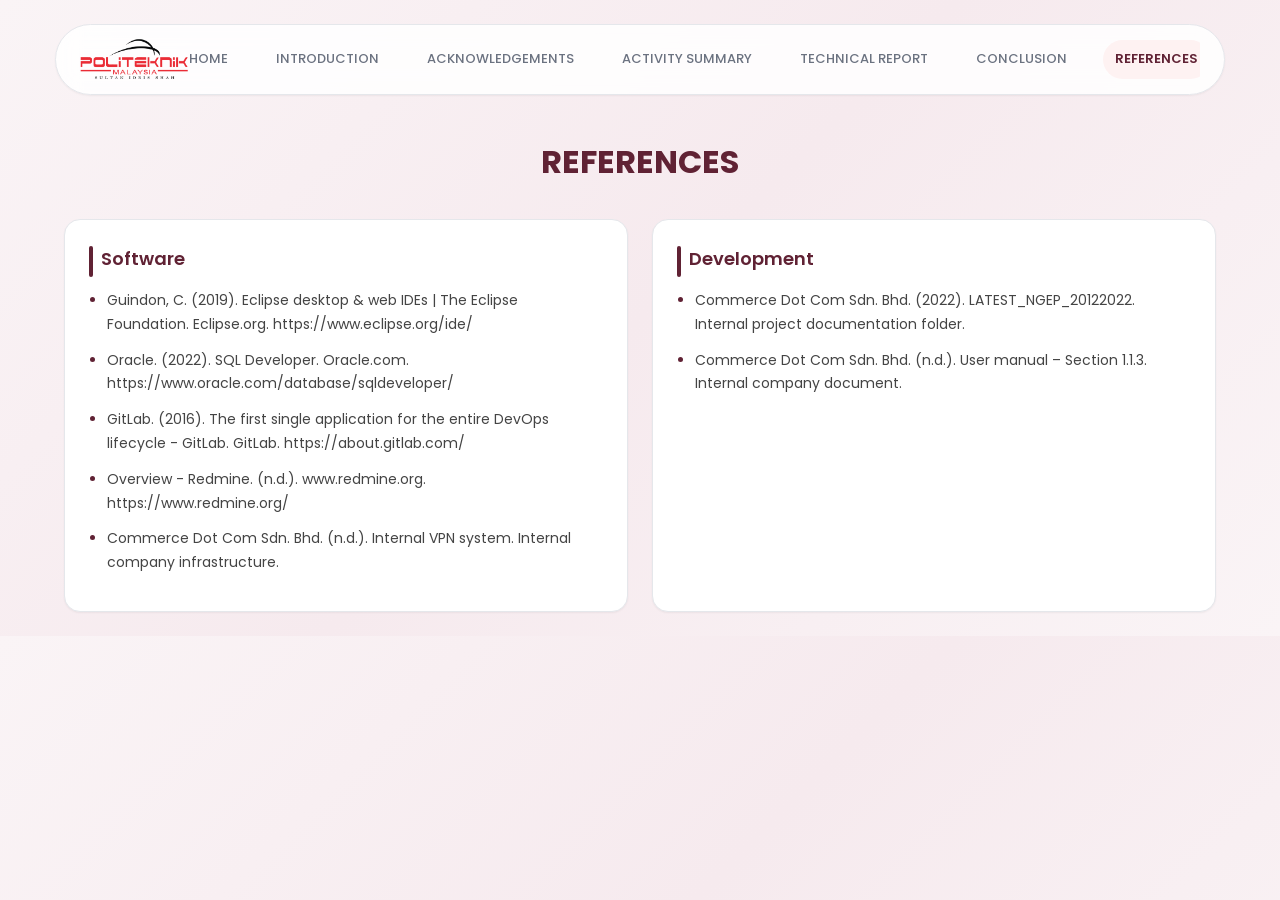
<file: references.html>
<!DOCTYPE html>
<html lang="en">
<head>
  <meta charset="UTF-8">
  <title>References</title>

  <link rel="stylesheet" href="style.css">
  <link href="https://fonts.googleapis.com/css2?family=Poppins:wght@300;400;600&display=swap" rel="stylesheet">
</head>

<body>

<div class="main no-sidebar">

  <!-- HEADER -->
  <header class="header">

    <div class="logo">
      <img src="logopoli.png" alt="Poli Logo">
    </div>

    <nav class="navbar">
      <a href="index.html">HOME</a>
      <a href="introduction.html">INTRODUCTION</a>
      <a href="acknowledgement.html">ACKNOWLEDGEMENTS</a>
      <a href="activity.html">ACTIVITY SUMMARY</a>
      <a href="technical.html">TECHNICAL REPORT</a>
      <a href="conclusion.html">CONCLUSION</a>
      <a class="active">REFERENCES</a>
    </nav>

    <div class="right-space"></div>
  </header>

  <!-- PAGE TITLE -->
  <main class="content-area">
  <h1 class="page-title">REFERENCES</h1>

  <!-- REFERENCES CONTAINER -->
    <div class="reference-container">

      <!-- SOFTWARE REFERENCES -->
    <div class="reference-card">
        <h3>Software</h3>

        <ul class="reference-list">
        <li>Guindon, C. (2019). Eclipse desktop & web IDEs | The Eclipse Foundation. Eclipse.org. https://www.eclipse.org/ide/</li>
        <li>Oracle. (2022). SQL Developer. Oracle.com. https://www.oracle.com/database/sqldeveloper/</li>
        <li>GitLab. (2016). The first single application for the entire DevOps lifecycle - GitLab. GitLab. https://about.gitlab.com/</li>
        <li>Overview - Redmine. (n.d.). www.redmine.org. https://www.redmine.org/</li>
        <li>Commerce Dot Com Sdn. Bhd. (n.d.). Internal VPN system. Internal company infrastructure.</li>
        </ul>
    </div>


    <!-- DEVELOPMENT REFERENCES -->
    <div class="reference-card">
        <h3>Development</h3>

        <ul class="reference-list">
        <li>Commerce Dot Com Sdn. Bhd. (2022). LATEST_NGEP_20122022. Internal project documentation folder.</li>
        <li>Commerce Dot Com Sdn. Bhd. (n.d.). User manual – Section 1.1.3. Internal company document.</li>
        </ul>
    </div>

    </div>

    </div>
  </main>
</div>

</body>
</html>
</file>
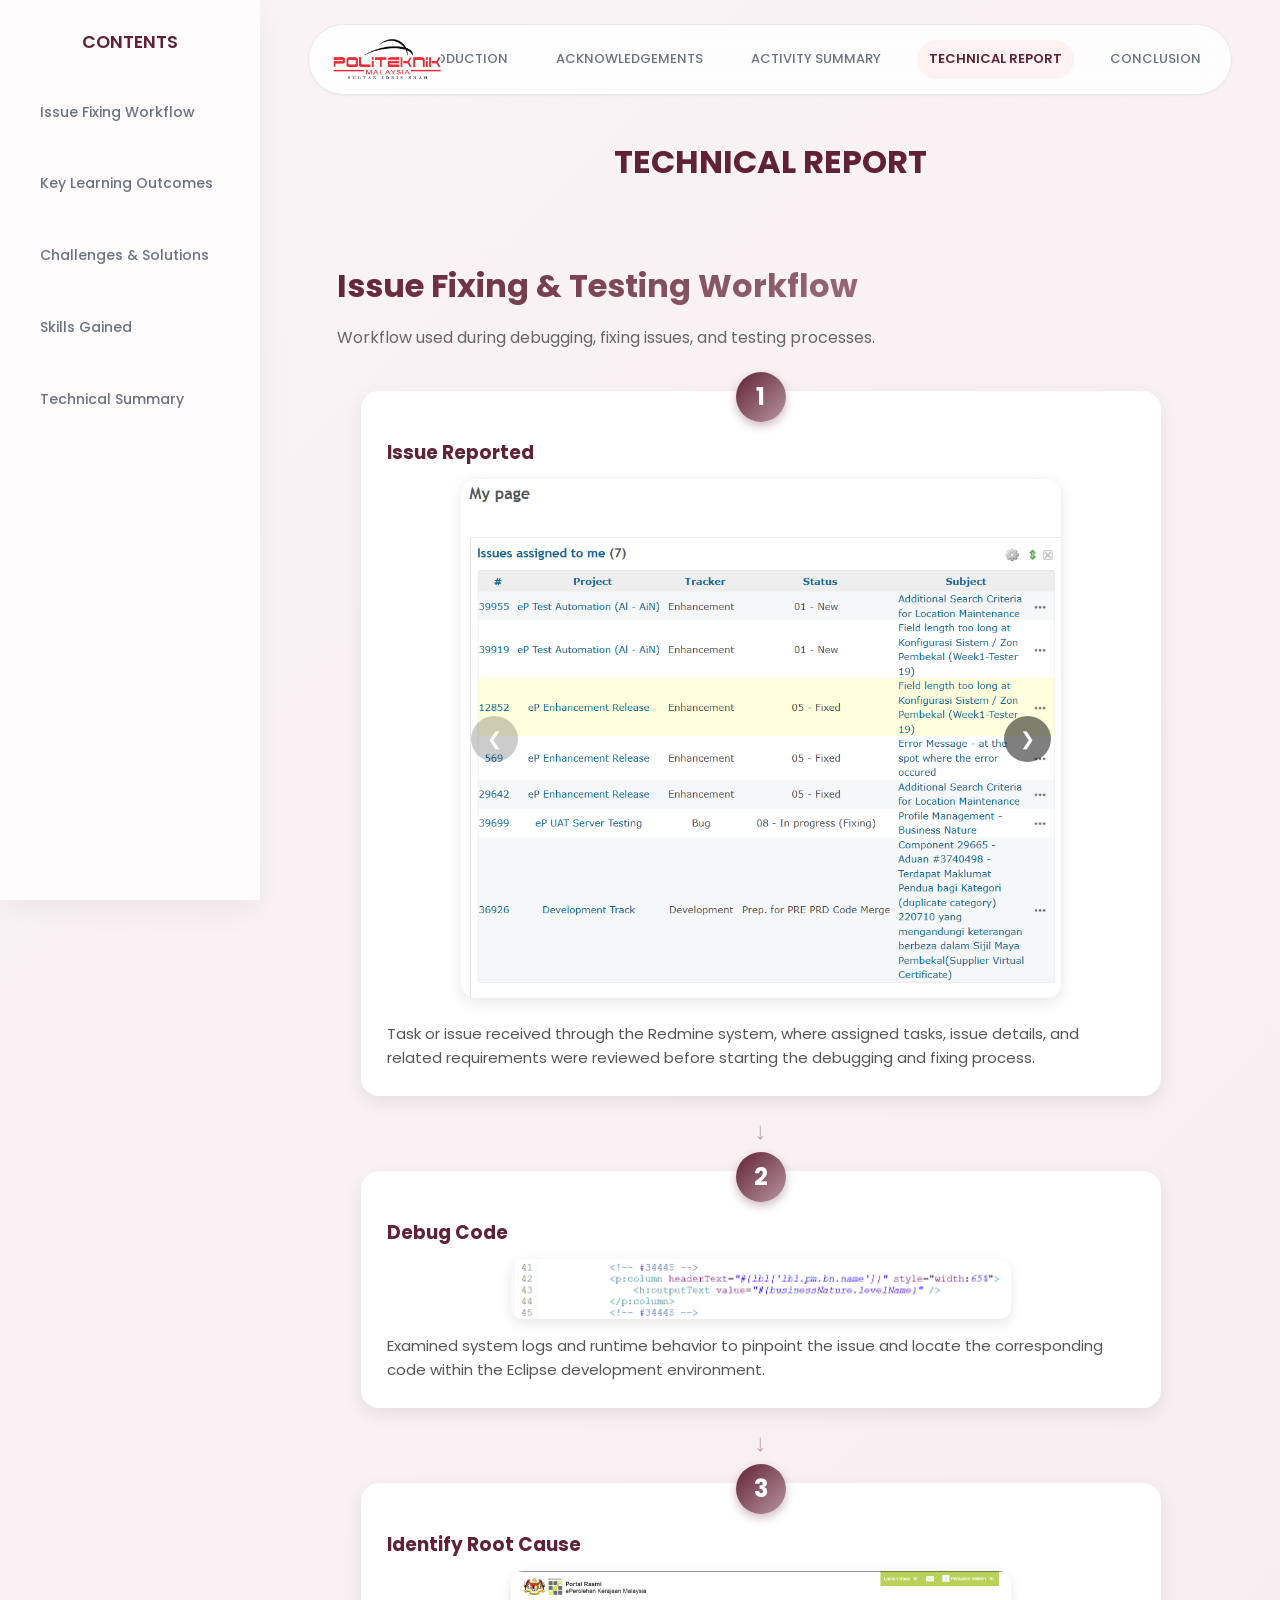
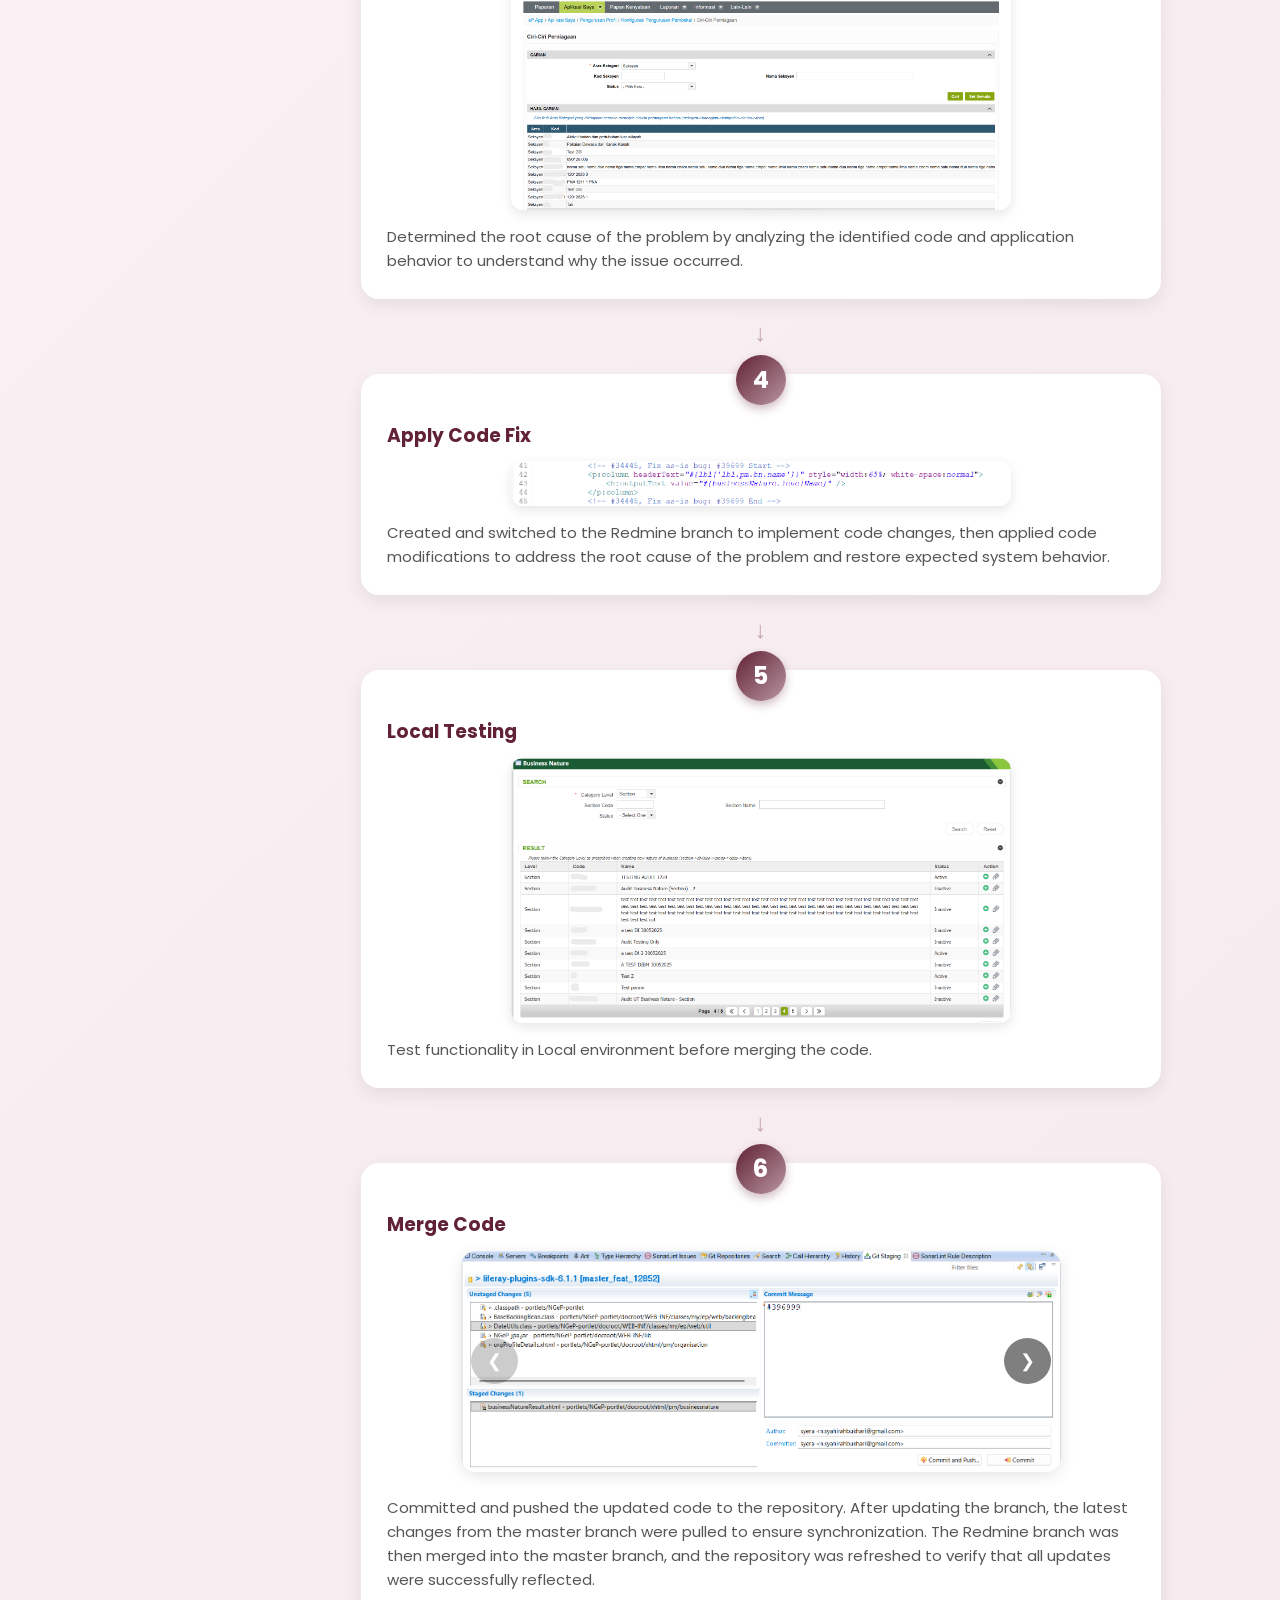
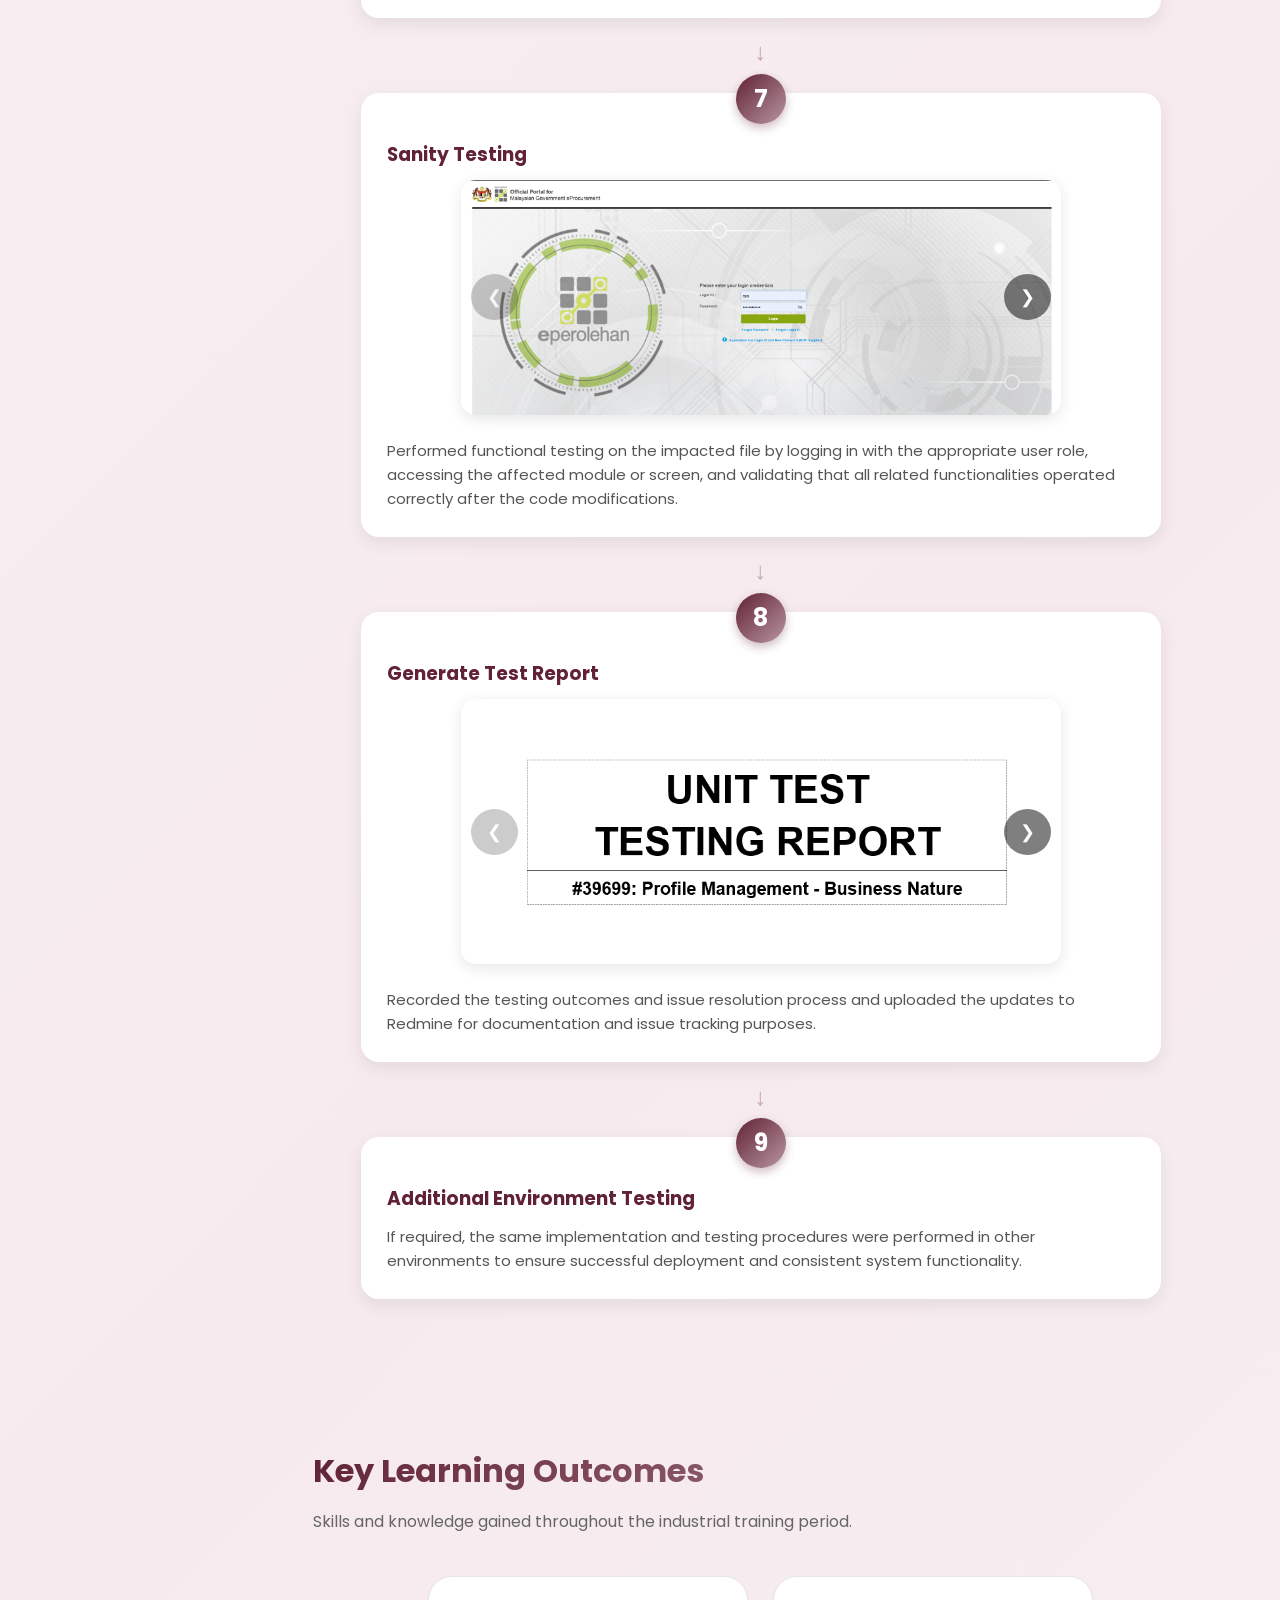
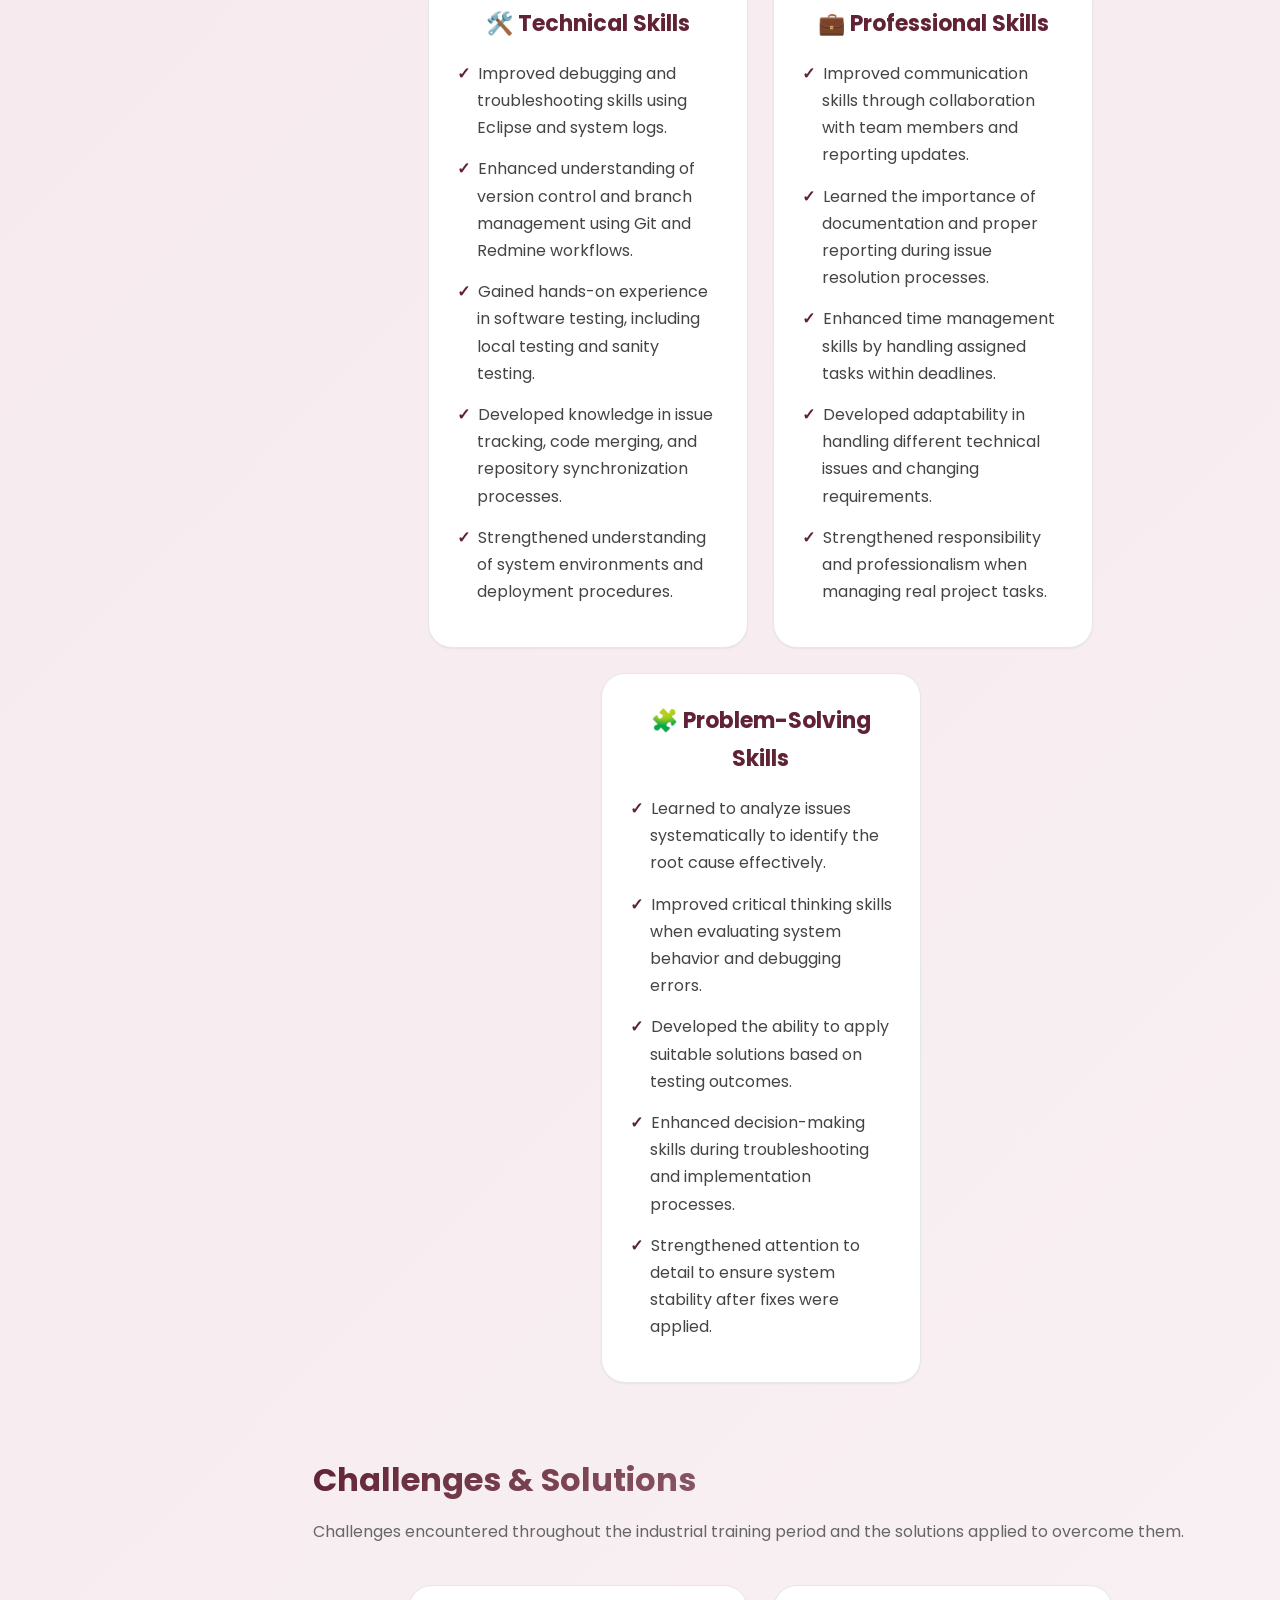
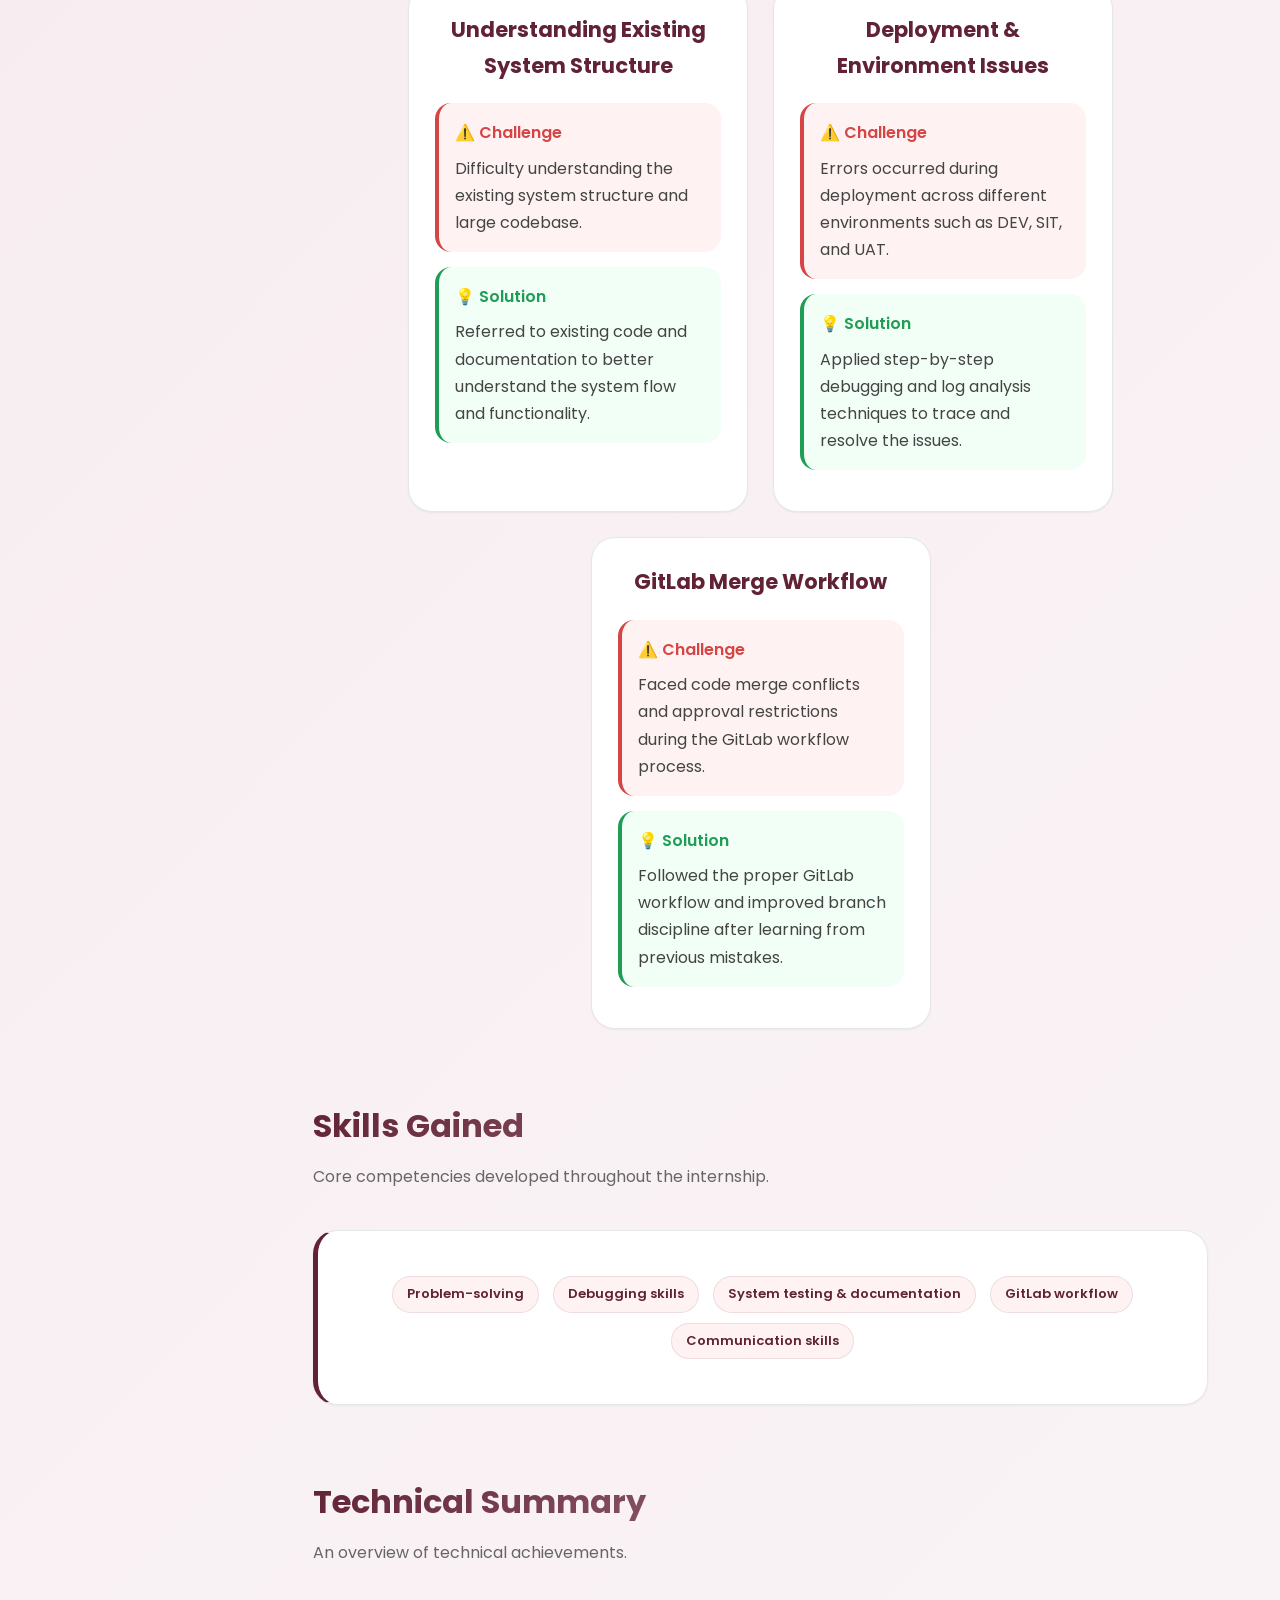
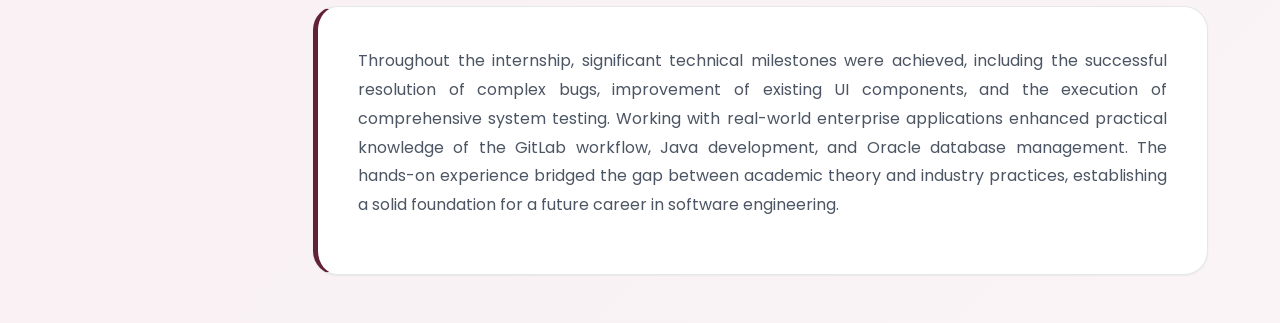
<file: technical.html>
<!DOCTYPE html>
<html lang="en">
<head>
    <meta charset="UTF-8">
    <title>Technical Report</title>

    <link rel="stylesheet" href="style.css">
    <link href="https://fonts.googleapis.com/css2?family=Poppins:wght@300;400;600&display=swap" rel="stylesheet">

</head>

<body>

  <!-- MAIN -->
  <div class="main">

    <!-- HEADER -->
    <header class="header">

      <div class="logo">
        <img src="logopoli.png" alt="Poli Logo">
      </div>

      <nav class="navbar">
        <a href="index.html">HOME</a>
        <a href="introduction.html">INTRODUCTION</a>
        <a href="acknowledgement.html">ACKNOWLEDGEMENTS</a>
        <a href="activity.html">ACTIVITY SUMMARY</a>
        <a class="active">TECHNICAL REPORT</a>
        <a href="conclusion.html">CONCLUSION</a>
        <a href="references.html">REFERENCES</a>
      </nav>

      <div class="right-space"></div>
    </header>

        <h1 class="page-title">TECHNICAL REPORT</h1>


        <!-- ================= LAYOUT ================= -->
        <div class="layout">
        
          <!-- SIDEBAR -->
          <aside class="sidebar">
            <h3>CONTENTS</h3>
            <a href="#workflow">Issue Fixing Workflow</a>
            <a href="#learning">Key Learning Outcomes</a>
            <a href="#challenges">Challenges & Solutions</a>
            <a href="#skills">Skills Gained</a>
            <a href="#summary">Technical Summary</a>
          </aside>

          <!-- CONTENT -->
          <main class="content-area">
              <!-- ================= ISSUE FIXING WORKFLOW ================= -->
              <section id="workflow" class="workflow-section">

            <h2 class="section-title">Issue Fixing & Testing Workflow</h2>
            <p class="section-subtitle">
                Workflow used during debugging, fixing issues, and testing processes.
            </p>

            <div class="workflow-container">

                <div class="workflow-step">
                <div class="step-number">1</div>
                <h3>Issue Reported</h3>
                <div class="slider">
                    <img src="flow1.1.png" class="slide active" loading="lazy" onclick="openModal(this)">
                    <img src="flow1.2.png" class="slide" loading="lazy" onclick="openModal(this)">
                    <img src="flow1.3.png" class="slide" loading="lazy" onclick="openModal(this)">
                    <button class="prev" onclick="changeSlide(-1)">❮</button>
                    <button class="next" onclick="changeSlide(1)">❯</button>
                </div>
                <p>Task or issue received through the Redmine system, where assigned tasks, issue details, and related requirements were reviewed before starting the debugging and fixing process.</p>
                </div>

                <div class="arrow">↓</div>

                <div class="workflow-step">
                <div class="step-number">2</div>
                <h3>Debug Code</h3>
                <div class="workflow-images">
                    <img src="debug.png" alt="Debug Code" loading="lazy" onclick="openMOdal(this)">
                </div>
                <p>Examined system logs and runtime behavior to pinpoint the issue and locate the corresponding code within the Eclipse development environment.</p>
                </div>
                <div class="arrow">↓</div>

                <div class="workflow-step">
                <div class="step-number">3</div>
                <h3>Identify Root Cause</h3>
                <div class="workflow-images">
                    <img src="rootc.png" alt="Root Cause" loading="lazy" onclick="openMOdal(this) ">
                </div>
                <p>Determined the root cause of the problem by analyzing the identified code and application behavior to understand why the issue occurred.</p>
                </div>

                <div class="arrow">↓</div>

                <div class="workflow-step">
                <div class="step-number">4</div>
                <h3>Apply Code Fix</h3>
                <div class="workflow-images">
                    <img src="fix.png" alt="Fix Code" loading="lazy" onclick="openMOdal(this)">
                </div>
                <p>Created and switched to the Redmine branch to implement code changes, then applied code modifications to address the root cause of the problem and restore expected system behavior.</p>
                </div>

                <div class="arrow">↓</div>

                <div class="workflow-step">
                <div class="step-number">5</div>
                <h3>Local Testing</h3>
                <div class="workflow-images">
                    <img src="testLocal.png" alt="Local Testing" loading="lazy" onclick="openMOdal(this)">
                </div>
                <p>Test functionality in Local environment before merging the code.</p>
                </div>

                <div class="arrow">↓</div>

                <div class="workflow-step">
                <div class="step-number">6</div>
                <h3>Merge Code</h3>
                <div class="slider">
                    <img src="merge2.png" class="slide active" loading="lazy" onclick="openModal(this)">
                    <img src="merge3.png" class="slide" loading="lazy" onclick="openModal(this)">
                    <img src="merge4.png" class="slide" loading="lazy" onclick="openModal(this)">
                    <img src="merge5.png" class="slide" loading="lazy" onclick="openModal(this)">
                    <img src="merge6.png" class="slide" loading="lazy" onclick="openModal(this)">
                    <img src="merge.png" class="slide" loading="lazy" onclick="openModal(this)">
                    <button class="prev" onclick="changeSlide(-1)">❮</button>
                    <button class="next" onclick="changeSlide(1)">❯</button>
                </div>
                <p>Committed and pushed the updated code to the repository. After updating the branch, the latest changes from the master branch were pulled to ensure synchronization. The Redmine branch was then merged into the master branch, and the repository was refreshed to verify that all updates were successfully reflected.</p>
                </div>

                <div class="arrow">↓</div>

                <div class="workflow-step">
                <div class="step-number">7</div>
                <h3>Sanity Testing</h3>
                <div class="slider">
                    <img src="sanTest.png" class="slide active" loading="lazy" onclick="openModal(this)">
                    <img src="sanTest2.png" class="slide" loading="lazy" onclick="openModal(this)">
                    <img src="sanTest3.png" class="slide" loading="lazy" onclick="openModal(this)">
                    <button class="prev" onclick="changeSlide(-1)">❮</button>
                    <button class="next" onclick="changeSlide(1)">❯</button>
                </div>
                <p>Performed functional testing on the impacted file by logging in with the appropriate user role, accessing the affected module or screen, and validating that all related functionalities operated correctly after the code modifications.</p>
                </div>

                <div class="arrow">↓</div>

                <div class="workflow-step">
                <div class="step-number">8</div>
                <h3>Generate Test Report</h3>
                <div class="slider">
                    <img src="report.png" class="slide active" loading="lazy" onclick="openModal(this)">
                    <img src="report2.png" class="slide" loading="lazy" onclick="openModal(this)">
                    <img src="report3.png" class="slide" loading="lazy" onclick="openModal(this)">
                    <button class="prev" onclick="changeSlide(-1)">❮</button>
                    <button class="next" onclick="changeSlide(1)">❯</button>
                </div>
                <p>Recorded the testing outcomes and issue resolution process and uploaded the updates to Redmine for documentation and issue tracking purposes.</p>
                </div>

                <div class="arrow">↓</div>

                <div class="workflow-step">
                <div class="step-number">9</div>
                <h3>Additional Environment Testing</h3>
                <p>If required, the same implementation and testing procedures were performed in other environments to ensure successful deployment and consistent system functionality.</p>
                </div>

            </div>

            </section>

            <!-- ================= KEY LEARNING OUTCOMES ================= -->
            <section id="learning" class="learning-section">

                <h2 class="section-title">Key Learning Outcomes</h2>
                <p class="section-subtitle">
                    Skills and knowledge gained throughout the industrial training period.
                </p>

                <div class="learning-container">

                    <!-- TECHNICAL -->
                    <div class="learning-card">
                        <h3>🛠️ Technical Skills</h3>

                        <ul>
                            <li>Improved debugging and troubleshooting skills using Eclipse and system logs.</li>

                            <li>Enhanced understanding of version control and branch management using Git and Redmine workflows.</li>

                            <li>Gained hands-on experience in software testing, including local testing and sanity testing.</li>

                            <li>Developed knowledge in issue tracking, code merging, and repository synchronization processes.</li>

                            <li>Strengthened understanding of system environments and deployment procedures.</li>
                        </ul>
                    </div>

                    <!-- PROFESSIONAL -->
                    <div class="learning-card">
                        <h3>💼 Professional Skills</h3>

                        <ul>
                            <li>Improved communication skills through collaboration with team members and reporting updates.</li>

                            <li>Learned the importance of documentation and proper reporting during issue resolution processes.</li>

                            <li>Enhanced time management skills by handling assigned tasks within deadlines.</li>

                            <li>Developed adaptability in handling different technical issues and changing requirements.</li>

                            <li>Strengthened responsibility and professionalism when managing real project tasks.</li>
                        </ul>
                    </div>

                    <!-- PROBLEM SOLVING -->
                    <div class="learning-card">
                        <h3>🧩 Problem-Solving Skills</h3>

                        <ul>
                            <li>Learned to analyze issues systematically to identify the root cause effectively.</li>

                            <li>Improved critical thinking skills when evaluating system behavior and debugging errors.</li>

                            <li>Developed the ability to apply suitable solutions based on testing outcomes.</li>

                            <li>Enhanced decision-making skills during troubleshooting and implementation processes.</li>

                            <li>Strengthened attention to detail to ensure system stability after fixes were applied.</li>
                        </ul>
                    </div>

                </div>

            </section>

            <!-- ================= CHALLENGES & SOLUTIONS ================= -->
            <section id="challenges" class="challenge-section">

                <h2 class="section-title">Challenges & Solutions</h2>

                <p class="section-subtitle">
                    Challenges encountered throughout the industrial training period and the solutions applied to overcome them.
                </p>

                <div class="challenge-container">

                    <!-- CARD 1 -->
                    <div class="challenge-card">
                        <h3>Understanding Existing System Structure</h3>

                        <div class="challenge-box">
                            <span>⚠️ Challenge</span>
                            <p>
                                Difficulty understanding the existing system structure and large codebase.
                            </p>
                        </div>

                        <div class="solution-box">
                            <span>💡 Solution</span>
                            <p>
                                Referred to existing code and documentation to better understand the system flow and functionality.
                            </p>
                        </div>
                    </div>

                    <!-- CARD 2 -->
                    <div class="challenge-card">
                        <h3>Deployment & Environment Issues</h3>

                        <div class="challenge-box">
                            <span>⚠️ Challenge</span>
                            <p>
                                Errors occurred during deployment across different environments such as DEV, SIT, and UAT.
                            </p>
                        </div>

                        <div class="solution-box">
                            <span>💡 Solution</span>
                            <p>
                                Applied step-by-step debugging and log analysis techniques to trace and resolve the issues.
                            </p>
                        </div>
                    </div>

                    <!-- CARD 3 -->
                    <div class="challenge-card">
                        <h3>GitLab Merge Workflow</h3>

                        <div class="challenge-box">
                            <span>⚠️ Challenge</span>
                            <p>
                                Faced code merge conflicts and approval restrictions during the GitLab workflow process.
                            </p>
                        </div>

                        <div class="solution-box">
                            <span>💡 Solution</span>
                            <p>
                                Followed the proper GitLab workflow and improved branch discipline after learning from previous mistakes.
                            </p>
                        </div>
                    </div>

                </div>

            </section>

            <!-- ================= SKILLS GAINED ================= -->
            <section id="skills" class="learning-section">
                <h2 class="section-title">Skills Gained</h2>
                <p class="section-subtitle">Core competencies developed throughout the internship.</p>
                <div class="card" style="text-align: center; margin: 0 auto;">
                    <span class="badge">Problem-solving</span>
                    <span class="badge">Debugging skills</span>
                    <span class="badge">System testing & documentation</span>
                    <span class="badge">GitLab workflow</span>
                    <span class="badge">Communication skills</span>
                </div>
            </section>

            <!-- ================= TECHNICAL SUMMARY ================= -->
            <section id="summary" class="learning-section">
                <h2 class="section-title">Technical Summary</h2>
                <p class="section-subtitle">An overview of technical achievements.</p>
                <div class="card" style="margin: 0 auto;">
                    <p>Throughout the internship, significant technical milestones were achieved, including the successful resolution of complex bugs, improvement of existing UI components, and the execution of comprehensive system testing. Working with real-world enterprise applications enhanced practical knowledge of the GitLab workflow, Java development, and Oracle database management. The hands-on experience bridged the gap between academic theory and industry practices, establishing a solid foundation for a future career in software engineering.</p>
                </div>
            </section>

          </main>
        </div>
    <!-- IMAGE MODAL -->
  <div id="imgModal" class="modal">
    <span class="close">&times;</span>

    <button class="modal-prev">❮</button>

    <img class="modal-content" id="modalImg">

    <button class="modal-next">❯</button>
  </div>
</div>
</body>
</div>
<script>
function toggleCard(el) {
  el.parentElement.classList.toggle("active");
}

let modalImages = [];
let currentIndex = 0;

function openModal(img) {
  const slider = img.closest(".slider");

  modalImages = Array.from(slider.querySelectorAll(".slide"));
  currentIndex = modalImages.indexOf(img);

  document.getElementById("imgModal").style.display = "flex";
  document.getElementById("modalImg").src = modalImages[currentIndex].src;
}

function openMOdal(img) {
  const modal = document.getElementById("imgModal");
  modal.style.display = "flex";

  document.getElementById("modalImg").src = img.src;
}

function showModalImage(index) {
  if (index >= 0 && index < modalImages.length) {
    currentIndex = index;
    document.getElementById("modalImg").src = modalImages[currentIndex].src;
  }
}

function closeModal() {
  document.getElementById("imageModal").style.display = "none";
}

/* ================= IMAGE SLIDER ================= */

document.querySelectorAll(".slider").forEach(slider => {

  let slides = slider.querySelectorAll(".slide");
  let current = 0;

  const prevBtn = slider.querySelector(".prev");
  const nextBtn = slider.querySelector(".next");

  function show(index) {

    slides.forEach(s => s.classList.remove("active"));

    slides[index].classList.add("active");

    prevBtn.disabled = index === 0;
    nextBtn.disabled = index === slides.length - 1;

    current = index;
  }

  function change(step) {
    let newIndex = current + step;

    if(newIndex >= 0 && newIndex < slides.length) {
      show(newIndex);
    }
  }

  prevBtn.addEventListener("click", () => change(-1));
  nextBtn.addEventListener("click", () => change(1));

  show(0);
});

document.querySelector(".modal-prev").addEventListener("click", () => {
  showModalImage(currentIndex - 1);
});

document.querySelector(".modal-next").addEventListener("click", () => {
  showModalImage(currentIndex + 1);
});

document.querySelector(".close").addEventListener("click", () => {
  document.getElementById("imgModal").style.display = "none";
});

document.addEventListener("keydown", (e) => {
  if (document.getElementById("imgModal").style.display === "flex") {
    if (e.key === "ArrowRight") showModalImage(currentIndex + 1);
    if (e.key === "ArrowLeft") showModalImage(currentIndex - 1);
    if (e.key === "Escape") document.getElementById("imgModal").style.display = "none";
  }
});

</script>

</body>
</html>
</file>
<file: style.css>
/* ================= GLOBAL ================= */
* {
  margin: 0;
  padding: 0;
  box-sizing: border-box;
  transition:
    color 0.3s ease,
    border-color 0.3s ease,
    box-shadow 0.3s ease;
}

html {
  scroll-behavior: smooth;
}

body {
  font-family: 'Poppins', sans-serif;
  background:
  linear-gradient(135deg,
    #faf4f6 0%,
    #f6eaee 50%,
    #faf4f6 100%);
  color: #4B5563;
  /* Soft slate gray for readability */
  line-height: 1.7;
}

:root {
  --primary: #602234;
  /* Maroon Accent */
  --secondary: #b995a1;
  /* Rose Accent */

  --bg-color: #F8FAFC;
  --surface: #FFFFFF;
  --text-dark: #111827;
  --text-muted: #6B7280;
  --border: #E5E7EB;

  --shadow-sm: 0 1px 2px 0 rgba(0, 0, 0, 0.05);
  --shadow-md: 0 4px 6px -1px rgba(0, 0, 0, 0.05), 0 2px 4px -1px rgba(0, 0, 0, 0.03);
  --shadow-lg: 0 10px 15px -3px rgba(0, 0, 0, 0.05), 0 4px 6px -2px rgba(0, 0, 0, 0.03);

  --space-sm: 0.75rem;
  --space-md: 1.5rem;
  --space-lg: 2.5rem;
  --space-xl: 4rem;
}

/* ================= SIDEBAR ================= */
.sidebar {
  position: fixed;
  inset: 0 auto 0 0;
  width: 260px;
  height: 100vh;
  gap: 18px;
  
  padding: 30px var(--space-md);

  display: flex;
  flex-direction: column;
  align-items: center;
  gap: var(--space-md);

  overflow-y: auto;
  z-index: 1000;
  background: rgba(255, 255, 255, 0.75);
  backdrop-filter: blur(18px);
  -webkit-backdrop-filter: blur(18px);

  border-right: 1px solid rgba(255, 255, 255, 0.4);

  box-shadow:
    0 10px 30px rgba(0, 0, 0, 0.05);
}

.sidebar h2,
.sidebar h3 {
  color: #602234;
}

.sidebar img {
  width: 150px;
  height: 150px;

  border-radius: 50%;
  object-fit: cover;

  transition:
    transform 0.35s ease,
    box-shadow 0.35s ease;

  box-shadow:
    0 8px 20px rgba(92, 42, 58, 0.12);
}

.sidebar img:hover {
  transform: scale(1.5);

  box-shadow:
    0 14px 30px rgba(92, 42, 58, 0.20);
}

.sidebar h2,
.sidebar h3 {
  font-size: 1.1rem;
  text-align: center;
  line-height: 1.4;
  font-weight: 600;
  margin-bottom: 10px;
  width: 100%;
}

.sidebar p {
  font-size: 0.85rem;
  text-align: center;
  line-height: 1.6;
  color: var(--text-muted);
  margin-bottom: 10px;
}

.sidebar a {
  width: 100%;
  text-decoration: none;
  color: var(--text-muted);

  padding: 12px 16px;
  border-radius: 12px;

  font-size: 14px;
  font-weight: 500;

  transition: all 0.2s ease;
}

.sidebar a:hover {
  background: rgba(96,34,52,0.08);

  color: var(--primary);

  transform: translateX(6px);

  box-shadow:
  0 4px 10px rgba(96,34,52,0.08);
}

.sidebar a.active {
  background: #FEF2F2;
  color: var(--primary);
  font-weight: 600;
  border-left: 3px solid var(--primary);
}


/* ================= MAIN LAYOUT ================= */
.main,
.main-home {
  margin-left: 260px;
  padding: var(--space-md);

  display: flex;
  flex-direction: column;
  align-items: center;
}

/* For pages without a sidebar */
.main.no-sidebar,
.no-sidebar {
  margin: 0 auto;
  width: 100%;
  padding: var(--space-md);

  display: flex;
  flex-direction: column;
  align-items: center;
}

body.sidebar-collapsed .main,
body.sidebar-collapsed .main-home {
  margin-left: 75px;
}

.sidebar::-webkit-scrollbar {
  width: 6px;
}

.sidebar::-webkit-scrollbar-track {
  background: transparent;
}

.sidebar::-webkit-scrollbar-thumb {
  background: linear-gradient(
    180deg,
    rgba(96, 34, 52, 0.4),
    rgba(185, 149, 161, 0.6)
  );

  border-radius: 10px;
  transition: 0.3s ease;
}

.sidebar::-webkit-scrollbar-thumb:hover {
  background: linear-gradient(
    180deg,
    rgba(96, 34, 52, 0.7),
    rgba(185, 149, 161, 0.9)
  );
}

.content-area {
  width: 100%;
  max-width: 1200px;
  margin: 0 auto;
  padding: 0 24px;
}

/* ================= HEADER ================= */
.header,
.header-home {
  position: sticky;
  top: 20px;
  z-index: 999;

  display: flex;
  align-items: center;
  justify-content: space-between;

  width: 95%;
  max-width: 1200px;
  margin: 0 auto;

  background: rgba(255, 255, 255, 0.85);
  backdrop-filter: blur(12px);
  -webkit-backdrop-filter: blur(12px);

  padding: 12px 24px;
  border-radius: 50px;
  /* Pill shape */
  border: 1px solid var(--border);

  box-shadow: var(--shadow-sm);
}

.header>* {
  max-width: 1200px;
}

/* ================= LOGO ================= */
.logo {
  display: flex;
  align-items: center;
  flex: 1;
  justify-content: flex-start;
}

.logo img {
  height: 45px;
}

/* ================= RIGHT SPACE ================= */
.right-space {
  flex: 1;
}

/* ================= NAVBAR ================= */
.navbar {
  display: flex;
  align-items: center;
  justify-content: center;
  gap: 24px;

  padding: 0;
  background: transparent;

  overflow-x: auto;
  white-space: nowrap;
  scrollbar-width: none;
}

.navbar a {
  position: relative;
  display: inline-flex;
  align-items: center;
  padding: 8px 12px;
  border-radius: 20px;

  text-decoration: none;
  font-size: 13px;
  font-weight: 500;
  color: var(--text-muted);
  transition: all 0.3s ease;
  white-space: nowrap;
}

.navbar a:hover {
  color: var(--text-dark);
  background: #F1F5F9;
}

.navbar a.active {
  color: var(--primary);
  font-weight: 600;
  background: #FEF2F2;
}

.navbar a:focus-visible {
  outline: 2px solid rgba(96, 34, 52, 0.6);
  outline-offset: 3px;
  border-radius: 4px;
}


/* ================= HERO ================= */
.hero {
  position: relative;
  overflow: hidden;

  background: linear-gradient(135deg, #b995a1, #602234);
  color: white;

  padding: 45px;
  border-radius: 24px;

  box-shadow: 0 18px 40px rgba(185, 149, 161, 0.4);

  animation: fadeUp 0.7s ease;
}

.hero::after {
  content: "";
  position: absolute;
  width: 250%;
  height: 250%;

  background: radial-gradient(circle, rgba(255, 255, 255, 0.12), transparent);

  top: -80%;
  left: -80%;

  animation: glowMove 7s linear infinite;
}

.hero h1 {
  position: relative;
  z-index: 2;

  font-size: 34px;
  margin-bottom: 10px;
  letter-spacing: 1px;
}

.hero p {
  position: relative;
  z-index: 2;

  font-size: 14px;
  opacity: 0.9;
}


/* ================= CARD ================= */
.card {
  position: relative;
  overflow: hidden;
  margin-top: var(--space-md);
  padding: var(--space-lg);

  background: var(--surface);
  border-radius: var(--space-md);
  border: 1px solid var(--border);

  box-shadow: var(--shadow-sm);
  border-left: 5px solid var(--primary);

  transition: transform 0.3s ease, box-shadow 0.3s ease;
}

.card:hover {
  transform: translateY(-4px);
  box-shadow: var(--shadow-md);
}

.card h2 {
  color: var(--primary);
  margin-bottom: 12px;
  font-size: 22px;
}

.card h3 {
  color: #8c5a6b;
  margin-bottom: 10px;
}

.card p {
  line-height: 1.8;
  text-align: justify;
  margin-bottom: 14px;
}

.card ul {
  padding-left: 22px;
  margin-top: 12px;
}

.card ul li {
  margin-bottom: 8px;
}

.card:hover,
.activity-card:hover,
.reference-card:hover,
.workflow-step:hover,
.ack-card:hover {
  box-shadow:
    0 15px 35px rgba(96, 34, 52, 0.12),
    0 4px 10px rgba(0, 0, 0, 0.05);
}

/* ================= STATS ================= */
.stats {
  display: grid;
  grid-template-columns: repeat(4, 1fr);
  gap: 18px;
  margin-top: 22px;
}

.stat-box {
  background: rgba(255, 255, 255, 0.9);
  backdrop-filter: blur(12px);

  padding: 25px var(--space-md);
  border-radius: 18px;

  text-align: center;

  box-shadow: var(--shadow);

  transition: 0.3s ease;
}

.stat-box:hover {
  transform: translateY(-6px);
  background: var(--secondary);
  color: white;
}

.stat-box b {
  display: block;
  font-size: 24px;
  margin-bottom: 5px;
}

/* ================= BADGES ================= */
.badge {
  display: inline-block;
  background: #FEF2F2;
  color: var(--primary);
  padding: 6px 14px;
  border-radius: 20px;
  font-size: 13px;
  font-weight: 600;
  margin: 5px;
  border: 1px solid rgba(96, 34, 52, 0.1);
  transition: 0.3s ease;
}

.badge:hover {
  background: var(--primary);
  color: white;
  transform: scale(1.05);
}

/* ================= IMAGES ================= */
.img {
  width: 100%;

  border-radius: 16px;
  margin: 18px 0;

  box-shadow: 0 10px 25px rgba(0, 0, 0, 0.08);

  transition: 0.3s ease;
}

.img:hover {
  transform: scale(1.02);
}

/* ================= ACKNOWLEDGEMENT ================= */

.ack-grid {
  width: 100%;
  display: grid;
  grid-template-columns: repeat(2, 1fr);
  gap: var(--space-xl);
  margin-top: 24px;
  max-width: 1000px;
  margin: 24px auto 0;
  padding: var(--space-lg);
}

/* CARD */
.ack-card {
  position: relative;
  overflow: hidden;
  width: 100%;

  background: var(--surface);
  padding: var(--space-md);
  border-radius: var(--space-md);
  border: 1px solid var(--border);
  box-shadow: var(--shadow-sm);

  transition: all 0.3s ease;
  animation: fadeUp 0.7s ease;
}

.ack-card:hover {
  transform: translateY(-5px);
  box-shadow: var(--shadow-md);
}

/* CENTERED CONTENT CARD */
.ack-card.center-content {
  display: flex;
  flex-direction: column;
  justify-content: center;
}

/* TITLE */
.ack-card h3 {
  color: var(--primary);
  margin-bottom: 12px;
  font-size: 18px;
}

/* TEXT */
.ack-card p {
  line-height: 1.8;
  font-size: 14px;
  color: #444;
}

/* IMAGE */
.ack-img {
  width: 100%;
  max-width: 400px;
  height: 250px;

  object-fit: cover;

  border-radius: 16px;

  display: block;
  margin: 0 auto 15px;

  transition: transform 0.4s ease;
}

.ack-card:hover .ack-img {
  transform: scale(1.06);
}

/* SECTION */
.section {
  margin-top: 30px;
}

/* ================= ANIMATIONS ================= */
@keyframes fadeUp {
  from {
    opacity: 0;
    transform: translateY(15px);
  }

  to {
    opacity: 1;
    transform: translateY(0);
  }
}

@keyframes glowMove {
  0% {
    transform: translate(0, 0);
  }

  50% {
    transform: translate(60px, 60px);
  }

  100% {
    transform: translate(0, 0);
  }
}

/* ================= RESPONSIVE ================= */
@media (max-width: 1000px) {

  .stats {
    grid-template-columns: repeat(2, 1fr);
  }
}

@media (max-width: 768px) {
  .ack-grid {
    grid-template-columns: 1fr;
  }
}

@media (max-width: 900px) {

  .navbar {
    position: relative;
    top: auto;
    left: auto;
    transform: none;
    z-index: 1;

    flex: 1;
    overflow-x: auto;
    justify-content: flex-start;
    padding-bottom: 0;
  }

  .navbar::-webkit-scrollbar {
    display: none;
  }

  .sidebar {
    position: relative;
    width: 100%;
    height: auto;
  }

  .main,
  .main-home,
  .main.no-sidebar,
  .no-sidebar {
    margin-left: 0;
  }

  body.sidebar-collapsed .main,
  body.sidebar-collapsed .main-home {
    margin-left: 0;
  }

  .header,
  .header-home {
    flex-direction: row;
    gap: 10px;
    padding: 10px 15px;
  }

  .logo img {
    height: 35px;
  }

  .hero {
    padding: 30px;
  }

  .hero h1 {
    font-size: 26px;
  }
}

@media (max-width: 600px) {

  .stats {
    grid-template-columns: 1fr;
  }

  .page-title {
    font-size: 28px;
  }

  .card {
    padding: 22px;
  }

  .hero {
    padding: 25px;
  }

  .hero h1 {
    font-size: 22px;
  }

  .navbar a {
    font-size: 11px;
    padding: 6px 10px;
  }
}

/* ================= LAYOUT ================= */

.layout {
  display: flex;
  align-items: flex-start;
  gap: var(--space-md);
  padding: 0 var(--space-md) var(--space-md) 5px;
}


/* ================= CONTENT ================= */
.content {
  flex: 1;
}

.activity-wrapper {
  display: flex;
  flex-direction: column;
  gap: 22px;
}

.activity-card {
  background: var(--surface);
  padding: 28px;
  border-radius: 18px;
  border: 1px solid var(--border);
  border-left: 5px solid var(--primary);
  box-shadow: var(--shadow-sm);
  scroll-margin-top: 170px;
  transition: 0.3s ease;
}

.activity-card:hover {
  transform: translateY(-5px);
  box-shadow: var(--shadow-md);
}

.activity-card h2 {
  color: #602234;
  margin-bottom: var(--space-sm);
}

.activity-card p {
  line-height: 1.8;
  text-align: left;
}

/* PAGE TITLE */
.page-title {
  width: 100%;
  text-align: center;
  margin: var(--space-lg) 0 10px 0;
  color: #602234;
}


/* ===== CARD BASE ===== */
.tech-card {
  background: #fff;
  border-radius: 14px;
  margin-bottom: var(--space-sm);
  box-shadow: 0 6px 18px rgba(0, 0, 0, 0.05);
  overflow: hidden;
  align-items: center;
  text-align: center;
  transition: transform 0.25s ease, box-shadow 0.25s ease;
}

.tech-card:hover {
  background: #b995a1;
  transform: translateY(-2px);
  box-shadow: 0 8px 22px rgba(0, 0, 0, 0.08);
}

/* ===== HEADER ===== */
.tech-card-header {
  padding: 22px 24px;
  cursor: pointer;
  display: flex;
  justify-content: space-between;
  align-items: center;
  font-weight: 600;
  user-select: none;
  color: #602234;
}


/* ===== CONTENT (FIXED + SMOOTH) ===== */
.tech-card-content {
  max-height: 0;
  overflow: hidden;
  margin-left: var(--space-md);
  transition: max-height 0.5s ease, padding 0.3s ease;
  padding: 0 var(--space-md);
  align-items: center;
}

/* FIXED CLASS HERE */
.tech-card.active .tech-card-content {
  max-height: 500px;
  padding: 10px 22px 18px;
}

/* ===== ARROW ===== */
.arrow {
  transition: transform 0.3s ease;
}

.tech-card.active .arrow {
  transform: rotate(180deg);
}

.tech-card:hover,
.tech-card:hover li {
  color: white;
}

.tech-list {
  list-style-position: inside;
  padding-left: 0px;
  margin-top: 10px;
}

.tech-list li {
  margin-bottom: 10px;
  line-height: 1.6;
  color: #444;
}

.container {
  width: 100%;
  max-width: 1200px;
  margin: 0 auto;
  padding: 0 24px;
}

.week-images {
  display: grid;
  grid-template-columns: repeat(4, 1fr);
  gap: 10px;
  margin-top: 15px;
  justify-content: center;
}

.week-images img {
  width: 100%;
  height: 150px;
  object-fit: cover;
  border-radius: 10px;
  border: #602234 1px solid;
  transition: transform 0.3s ease;
  cursor: pointer;
}

.week-images img:hover {
  transform: scale(1.05);
}

/* modal background */
.modal {
  display: none;
  position: fixed;
  z-index: 2000;
  padding-top: 60px;
  left: 0;
  top: 0;
  width: 100%;
  height: 100%;
  background-color: rgba(0, 0, 0, 0.8);

  align-items: center;
  justify-content: center;
}

/* image inside modal */
.modal-content {
  margin: auto;
  display: block;
  max-width: 85%;
  max-height: 85%;
  border-radius: 10px;
  box-shadow: 0 10px 30px rgba(0, 0, 0, 0.5);
}

/* close button */
.close {
  position: absolute;
  top: var(--space-md);
  right: var(--space-md);
  color: white;
  font-size: 40px;
  cursor: pointer;
  transition: 0.2s;
}

.close:hover {
  transform: scale(1.2);
}

.reference-container {
  display: grid;
  grid-template-columns: repeat(auto-fit, minmax(350px, 1fr));
  gap: 24px;
  margin-top: 30px;
}

/* ================= CARD ================= */
.reference-card {
  background: var(--surface);
  padding: 24px;
  border-radius: 16px;
  box-shadow: var(--shadow-sm);
  border: 1px solid var(--border);
  transition: all 0.25s ease;
}

.reference-card:hover {
  transform: translateY(-4px);
  box-shadow: var(--shadow-md);
}

/* ================= TITLE ================= */
.reference-card h3 {
  color: #602234;
  margin-bottom: 14px;
  font-size: 18px;
  font-weight: 600;
  position: relative;
  padding-left: 12px;
}

.reference-card h3::before {
  content: "";
  position: absolute;
  left: 0;
  top: 2px;
  width: 4px;
  height: 100%;
  background: #602234;
  border-radius: 2px;
}

/* ================= LIST ================= */
.reference-list {
  padding-left: 18px;
  margin-top: 12px;
}

.reference-list li {
  margin-bottom: 12px;
  line-height: 1.7;
  color: #444;
  font-size: 14px;
  position: relative;
}

/* nicer bullet styling */
.reference-list li::marker {
  color: #602234;
}

/* ================= OPTIONAL TEXT STYLE ================= */
.reference-card p {
  line-height: 1.7;
  color: #555;
  font-size: 14px;
}

/* ================= MOBILE ================= */
@media (max-width: 768px) {
  .reference-container {
    grid-template-columns: 1fr;
  }
}

/* ================= WORKFLOW SECTION ================= */

.workflow-section {
  padding: 60px var(--space-md);
  scroll-margin-top: 140px;
}

.section-title {
  font-size: 32px;
  font-weight: 700;
  background: linear-gradient(135deg, var(--primary), #b995a1);
  -webkit-background-clip: text;
  -webkit-text-fill-color: transparent;
  background-clip: text;
  margin-bottom: 10px;
}

.section-subtitle {
  color: #666;
  margin-bottom: 40px;
}

.workflow-container {
  max-width: 800px;
  margin: auto;
}

.workflow-step {
  position: relative;
  background: white;
  padding: 25px;
  border-radius: 18px;
  margin-bottom: 15px;

  box-shadow: 0 6px 18px rgba(0, 0, 0, 0.08);

  transition: 0.3s ease;
  border: 1px solid transparent;
}

.workflow-step:hover {
  transform: translateY(-5px);
  border-color: rgba(185, 149, 161, 0.5);
  box-shadow: 0 12px 30px rgba(0, 0, 0, 0.12);
}

.step-number {
  width: 50px;
  height: 50px;
  line-height: 50px;

  margin: -45px auto 15px;
  /* Pull it slightly up outside the card */
  position: relative;
  z-index: 10;

  border-radius: 50%;
  background: linear-gradient(135deg, var(--primary), #b995a1);
  box-shadow: 0 4px 10px rgba(96, 34, 52, 0.3);

  color: white;
  font-weight: bold;
  font-size: var(--space-md);
  text-align: center;
}

.workflow-step h3 {
  color: #602234;
  margin-bottom: 10px;
}

.workflow-step p {
  color: #555;
  font-size: 15px;
  line-height: 1.6;
}

.arrow {
  font-size: 24px;
  color: #b995a1;
  margin: 5px auto 20px;
  display: flex;
  justify-content: center;
  align-items: center;
  height: 40px;
  opacity: 0.8;
  animation: bounce 2s infinite;
}

@keyframes bounce {

  0%,
  20%,
  50%,
  80%,
  100% {
    transform: translateY(0);
  }

  40% {
    transform: translateY(-10px);
  }

  60% {
    transform: translateY(-5px);
  }
}

.tech-arrow {
  transition: transform 0.3s ease;
}

.tech-card.active .tech-arrow {
  transform: rotate(180deg);
}

.workflow-arrow {
  font-size: 28px;
  color: var(--primary);
}

/* ================= IMAGE SLIDER ================= */

.slider {
  position: relative;
  max-width: 600px;
  margin: auto;
  margin-bottom: var(--space-md);
}

.slide {
  display: none;
  width: 100%;

  border-radius: 15px;

  box-shadow: 0 4px 15px rgba(0, 0, 0, 0.1);
}

.slide.active {
  display: block;
}

/* BUTTONS */

.prev,
.next {
  position: absolute;
  top: 50%;
  transform: translateY(-50%);

  background: rgba(0, 0, 0, 0.5);
  color: white;

  border: none;
  padding: 12px 16px;

  cursor: pointer;
  border-radius: 50%;

  font-size: 18px;
}

.prev {
  left: 10px;
}

.next {
  right: 10px;
}

.prev:hover,
.next:hover {
  background: rgba(0, 0, 0, 0.8);
}

/* DISABLED BUTTON */

.prev:disabled,
.next:disabled {
  opacity: 0.4;
  cursor: not-allowed;
}

/* WORKFLOW IMAGES */

.workflow-img {
  width: 100%;
  max-width: 500px;

  border-radius: 12px;
  margin-bottom: 15px;

  box-shadow: 0 4px 12px rgba(0, 0, 0, 0.1);
}

.workflow-images {
  display: flex;
  justify-content: center;
  gap: 15px;

  flex-wrap: wrap;
  margin-bottom: 15px;
}

.workflow-images img {
  width: 100%;
  max-width: 500px;
  height: auto;

  border-radius: 12px;
  box-shadow: 0 4px 12px rgba(0, 0, 0, 0.1);

  transition: 0.3s ease;
  cursor: pointer;
}

.workflow-images img:hover {
  transform: scale(1.05);
}

/* ================= LEARNING OUTCOMES ================= */

.learning-section {
  margin-top: 70px;
  scroll-margin-top: 140px;
}

.learning-container {
  display: flex;
  justify-content: center;
  align-items: stretch;
  gap: 25px;

  flex-wrap: wrap;

  margin-top: 35px;
}

.learning-card {
  width: 320px;

  background: var(--surface);
  border-radius: 24px;
  padding: 28px;
  border: 1px solid var(--border);
  box-shadow: var(--shadow-sm);

  transition: all 0.3s ease;
}

.learning-card:hover {
  transform: translateY(-5px);
  box-shadow: var(--shadow-md);
}

.learning-card h3 {
  font-size: 22px;
  margin-bottom: 18px;
  color: var(--primary);

  text-align: center;
}

.learning-card li {
  margin-bottom: 14px;
  line-height: 1.7;
  color: #444;
}

.learning-card ul {
  list-style: none;
  padding-left: 20px;
}

.learning-card li::before {
  content: "✓";
  color: var(--primary);
  font-weight: bold;
  display: inline-block;
  width: 1em;
  margin-left: -20px;
  margin-right: 5px;
}

/* ================= CHALLENGES & SOLUTIONS ================= */

.challenge-section {
  margin-top: 70px;
  scroll-margin-top: 140px;
}

.challenge-container {
  display: flex;
  justify-content: center;
  gap: 25px;

  flex-wrap: wrap;

  margin-top: 35px;
}

.challenge-card {
  width: 340px;

  background: var(--surface);
  border-radius: 24px;
  padding: 26px;

  border: 1px solid var(--border);
  box-shadow: var(--shadow-sm);

  transition: 0.3s ease;
}

.challenge-card:hover {
  transform: translateY(-5px);
  box-shadow: var(--shadow-md);
}

.challenge-card h3 {
  text-align: center;
  color: var(--primary);

  margin-bottom: 20px;
  font-size: 21px;
}

.challenge-box,
.solution-box {
  padding: 16px;
  border-radius: 16px;

  margin-bottom: 15px;
}

.challenge-box {
  background: rgba(255, 230, 230, 0.5);
  border-left: 4px solid #d64545;
}

.solution-box {
  background: rgba(230, 255, 240, 0.5);
  border-left: 4px solid #1f9d55;
}

.challenge-box span,
.solution-box span {
  display: inline-block;

  font-weight: 600;
  margin-bottom: 8px;
}

.challenge-box span {
  color: #d64545;
}

.solution-box span {
  color: #1f9d55;
}

.challenge-box p,
.solution-box p {
  line-height: 1.7;
  color: #444;
}
</file>
